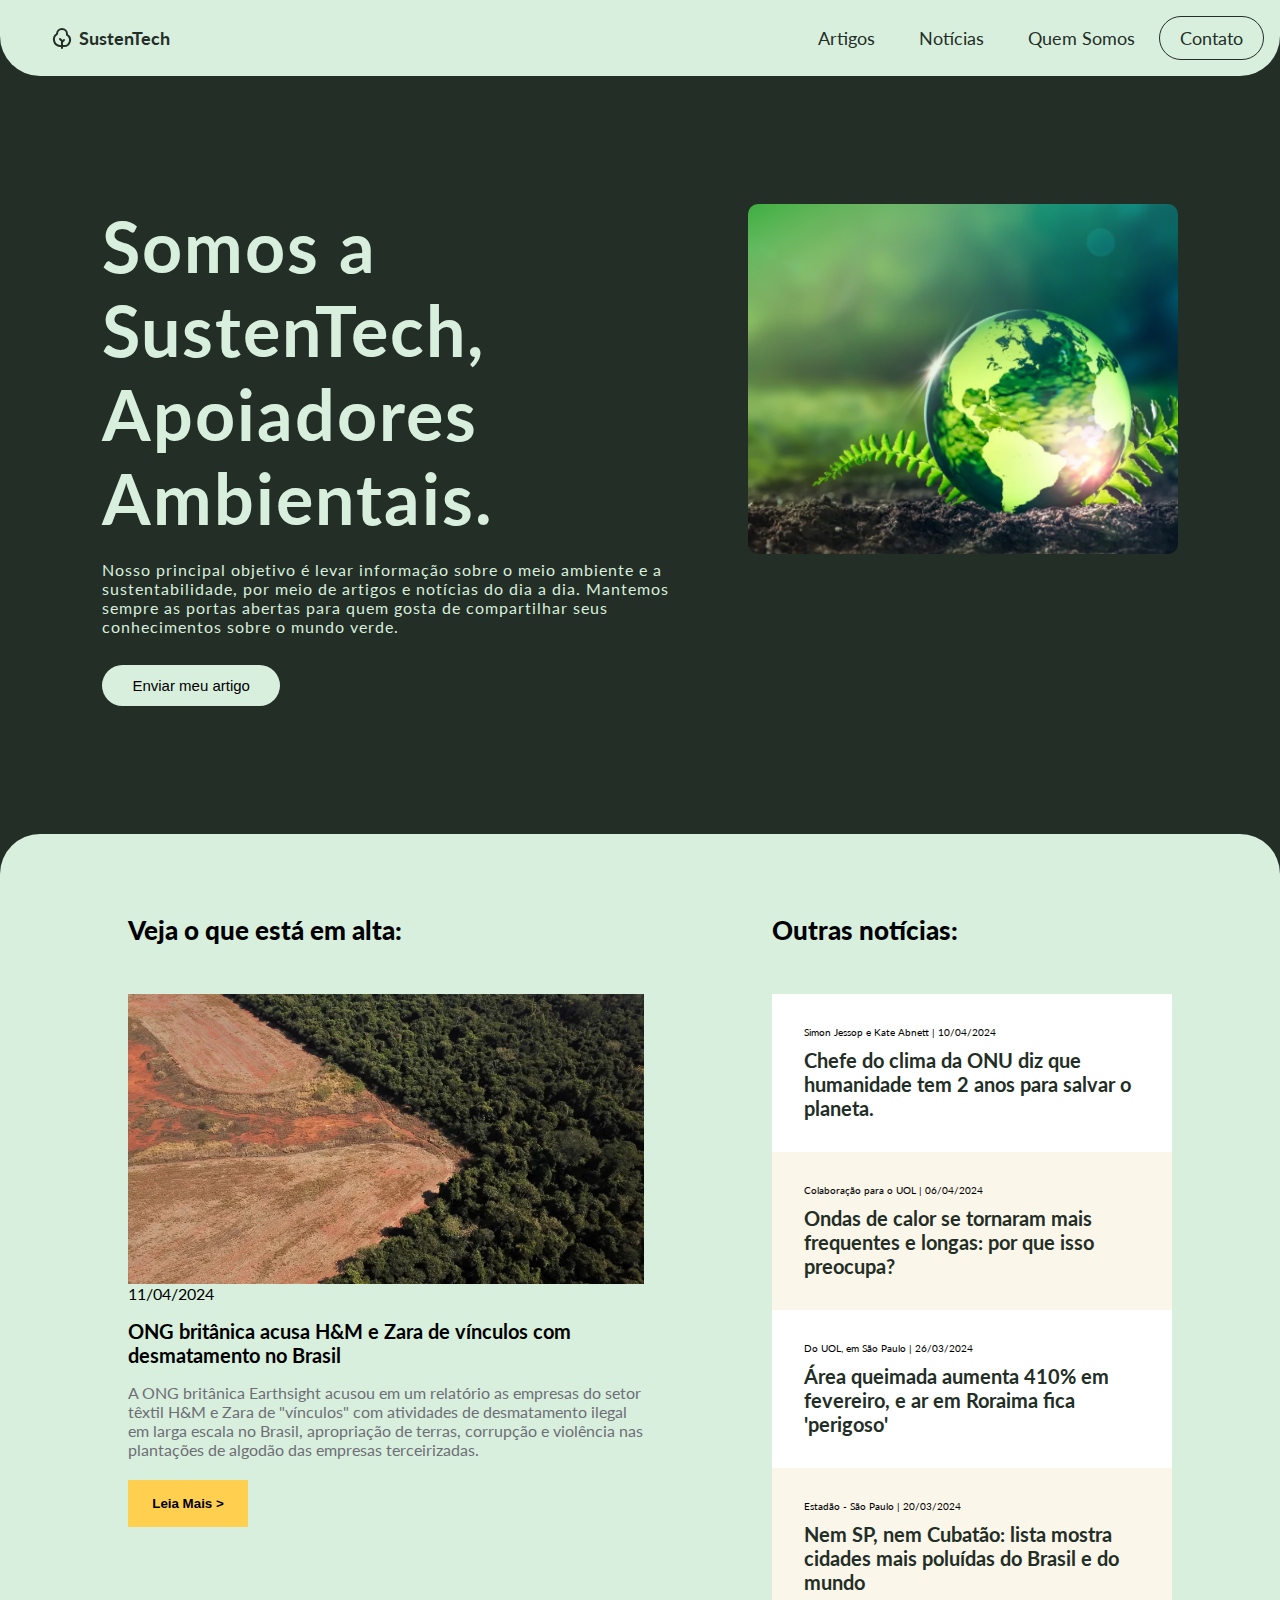
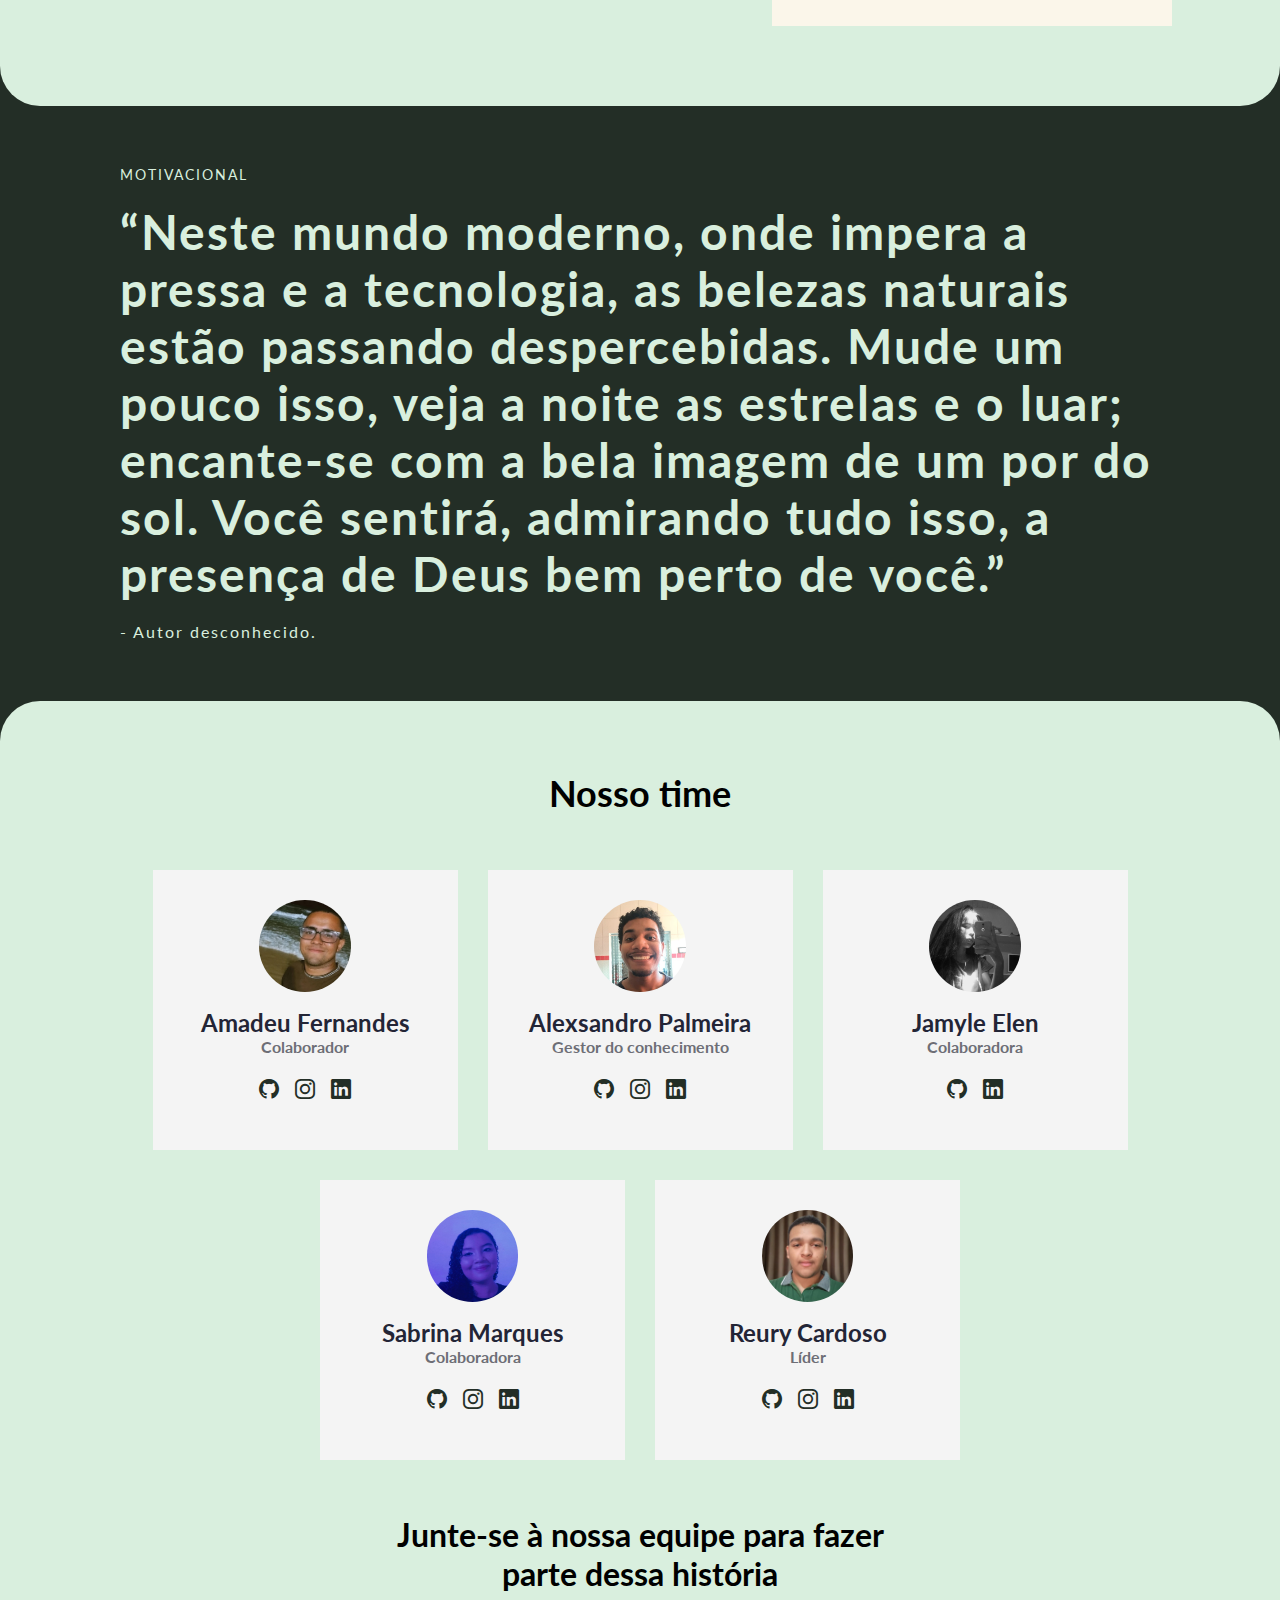
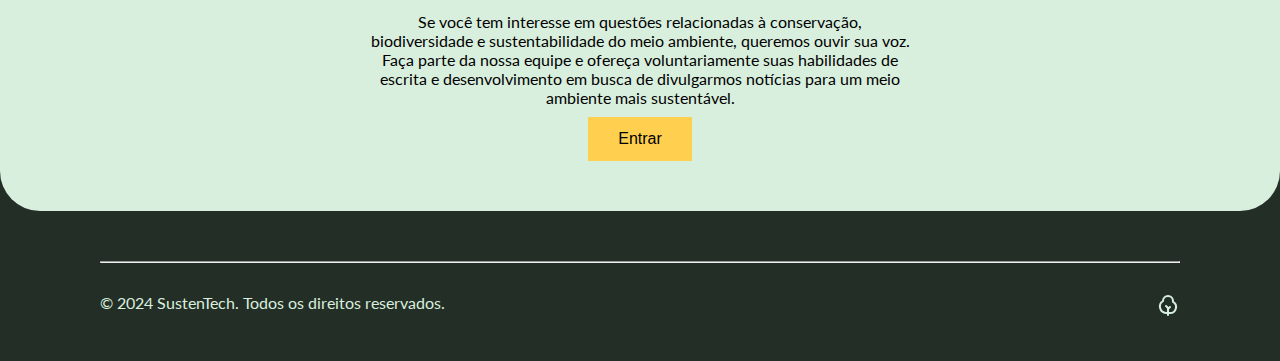
<file: index.html>
<!DOCTYPE html>
<html lang="pt-BR">
<head>
    <meta charset="UTF-8">
    <meta name="viewport" content="width=device-width, initial-scale=1.0">
    <title>SustenTech</title>
    <link rel="stylesheet" href="page/home/style.css">
    <link rel="stylesheet" href="page/home/responsividade.css">
    <link rel="shortcut icon" href="page/home/assets/iconWhite.svg" type="image/x-icon">
    <link href="https://fonts.googleapis.com/css2?family=Lato:ital,wght@0,100;0,300;0,400;0,700;0,900;1,100;1,300;1,400;1,700;1,900&display=swap" rel="stylesheet">
    <link rel="stylesheet" href="https://cdn.jsdelivr.net/npm/bootstrap-icons@1.11.2/font/bootstrap-icons.min.css">
</head>
<body>
    <header id="menuNavbar">
        <nav>
            <div class="logo">
                <img src="icon.svg" alt="Icon logo">
                <h1 class="logo-title">SustenTech</h1>
            </div>
            <div id="menu">
                <ul class="menu">
                    <li><a  class="itensNav" href="page\articles\articles.html">Artigos</a></li>
                    <li><a  class="itensNav" href="https://noticias.uol.com.br/ciencias-e-saude/meio-ambiente/" target="_blank">Notícias</a></li>
                    <li><a  class="itensNav" href="page/about/whoWeAre.html">Quem Somos</a></li>
                    <li id="contact"><a  class="itensNav" href="https://linktr.ee/sustentechnews" target="_blank">Contato</a></li>
                </ul>
            </div>
            <div class="hamburger">
                <span></span>
                <span></span>
                <span></span>
            </div>
        </nav>
    </header>

    <main id="firstPage">
        <section id="presentation">
            <div id="about">
                <h1 class="nameSite">Somos a SustenTech, Apoiadores Ambientais.</h1>
                <h3 class="textPresentation">Nosso principal objetivo é levar informação sobre o meio ambiente e a sustentabilidade, por meio de artigos e notícias do dia a dia. Mantemos sempre as portas abertas para quem gosta de compartilhar seus conhecimentos sobre o mundo verde.</h3>
                <a href="https://docs.google.com/forms/d/e/1FAIpQLSde64TepAN4mFyM3ztuwX3_ADYsq9lSUkFAEvvoMNL-KlONxQ/viewform?usp=sf_link" target="_blank" id="buttonEnterContact"><button id="enterContact">Enviar meu artigo</button></a>
            </div>
            <div>
                <img src="page/home/assets/imagemmeioambiente.png" id="imgPresentation">
            </div>
        </section>

        <section id="news">
            <div id="trending">
                <h2 id="textNews"><b>Veja o que está em alta:</b></h2>
                <article class="article">
                    <img src="page/home/assets/Desmatamento.png" alt="Imagem sobre Desmatamento">
                    <div class="content">
                        <time datetime="2024-04-11T09:34:22-03:00" class="date" data-v-ac1ccb07="">11/04/2024</time>
                        <h1 class="articleTitle">ONG britânica acusa H&M e Zara de vínculos com desmatamento no Brasil</h1>
                        <p class="articleParagraph">A ONG britânica Earthsight acusou em um relatório as empresas do setor têxtil H&M e Zara de "vínculos" com atividades de desmatamento ilegal em larga escala no Brasil, apropriação de terras, corrupção e violência nas plantações de algodão das empresas terceirizadas.</p>
                        <button id="buttonPress"><a class="buttonOtherPage" href="https://noticias.uol.com.br/ultimas-noticias/afp/2024/04/11/ong-britanica-acusa-hm-e-zara-de-vinculos-com-desmatamento-no-brasil.htm" target="_blank">Leia Mais ></a></button>
                    </div>
                </article>
            </div>

            <div id="otherNews">
                <h2 id="textNews"><b>Outras notícias:</b></h2>
                <div class="cardNews">
                    <span class="authorName">Simon Jessop e Kate Abnett | 10/04/2024</span>
                    <h1 class="articleTitle"><a class="newsTitle" href="https://noticias.uol.com.br/ultimas-noticias/reuters/2024/04/10/chefe-do-clima-da-onu-diz-que-humanidade-tem-2-anos-para-salvar-o-planeta.htm" target="_blank">Chefe do clima da ONU diz que humanidade tem 2 anos para salvar o planeta.</a></h1>
                </div>
                <div class="cardNewsColor">
                    <span class="authorName">Colaboração para o UOL | 06/04/2024</span>
                    <h1 class="articleTitle"><a class="newsTitle" href="https://noticias.uol.com.br/meio-ambiente/ultimas-noticias/redacao/2024/04/06/ondas-de-calor-mais-frequentes-e-longas-estudo.htm" target="_blank">Ondas de calor se tornaram mais frequentes e longas: por que isso preocupa?</a></h1>
                </div>
                <div class="cardNews">
                    <span class="authorName">Do UOL, em São Paulo | 26/03/2024</span>
                    <h1 class="articleTitle"><a class="newsTitle" href="https://noticias.uol.com.br/meio-ambiente/ultimas-noticias/redacao/2024/03/26/area-queimada-aumenta-410-em-fevereiro-e-ar-em-roraima-fica-perigoso.htm" target="_blank">Área queimada aumenta 410% em fevereiro, e ar em Roraima fica 'perigoso'</a></h1>
                </div>
                <div class="cardNewsColor">
                    <span class="authorName">Estadão - São Paulo | 20/03/2024</span>
                    <h1 class="articleTitle"><a class="newsTitle" href="https://noticias.uol.com.br/ultimas-noticias/agencia-estado/2024/03/20/quais-sao-as-cidades-com-o-ar-mais-poluido-do-brasil-e-do-mundo-veja-a-lista.htm" target="_blank">Nem SP, nem Cubatão: lista mostra cidades mais poluídas do Brasil e do mundo</a></h1>
                </div>
            </div>
        </section>

        <section id="motivational">
            <div id="textMotivational">
                <span class="authorPhrase">MOTIVACIONAL</span>
                <h1 id="textAuthor">“Neste mundo moderno, onde impera a pressa e a tecnologia, as belezas naturais estão passando despercebidas. Mude um pouco isso, veja a noite as estrelas e o luar; encante-se com a bela imagem de um por do sol. Você sentirá, admirando tudo isso, a presença de Deus bem perto de você.” </h1>
                <p>- Autor desconhecido.</p>
            </div>
        </section>

        <section id="enterTeam">
                <h1 class="title">Nosso time</h1>
            <div class="ourTeam">
                <div class="personalCard">
                    <div class="personalPhoto">
                        <img class="image" src="./page/home/assets/perfilAmadeu.jpeg">
                    </div>
                    <div class="personalName">
                        <p><b>Amadeu Fernandes</b></p>
                        <h6>Colaborador</h6>
                    </div>
                    <div class="socialMedia">
                        <a href="https://github.com/Amadeudev" target="_blank"><i class="bi bi-github"></i></a>
                        <a href="https://www.instagram.com/fernandes.a_designer?igshid=OGQ5ZDc2ODk2ZA==" target="_blank"><i class="bi bi-instagram"></i></a>
                        <a href="https://www.linkedin.com/in/amadeu-f-684340231?utm_source=share&utm_campaign=shre_via&utm_content=profile&utm_medium=android_app" target="_blank"><i class="bi bi-linkedin"></i></a>
                    </div><!--Redes-sociais-->
                </div>

                <div class="personalCard">
                    <div class="personalPhoto">
                        <img class="image" src="./page/home/assets/perfilAlex.jpeg">
                    </div>
                    <div class="personalName">
                        <p><b>Alexsandro Palmeira</b></p>
                        <h6>Gestor do conhecimento</h6>
                    </div>
                    <div class="socialMedia">
                        <a href="https://github.com/Alexpsf" target="_blank"><i class="bi bi-github"></i></a>
                        <a href="https://www.instagram.com/aleczisses?igsh=MTk2cjNvcGJzYXQ5YQ==" target="_blank"><i class="bi bi-instagram"></i></a>
                        <a href="https://www.linkedin.com/in/alexsandro-filho-189089264?utm_source=share&utm_campaign=share_via&utm_content=profile&utm_medium=android_app" target="_blank"><i class="bi bi-linkedin"></i></a>
                    </div><!--Redes-sociais-->
                </div>

                <div class="personalCard">
                    <div class="personalPhoto">
                        <img class="image" src="./page/home/assets/perfilJamyle.jpeg">
                    </div>
                    <div class="personalName">
                        <p><b>Jamyle Elen</b></p>
                        <h6>Colaboradora</h6>
                    </div>
                    <div class="socialMedia">
                        <a href="https://github.com/Jamyle-Elen" target="_blank"><i class="bi bi-github"></i></a>
                        <a href="https://www.linkedin.com/in/jamyle-elen/" target="_blank"><i class="bi bi-linkedin"></i></a>
                    </div><!--Redes-sociais-->
                </div>

                <div class="personalCard">
                    <div class="personalPhotos">
                        <img class="image" src="./page/home/assets/perfilSabrina.jpeg">
                    </div>
                    <div class="personalName">
                        <p><b>Sabrina Marques</b></p>
                        <h6>Colaboradora</h6>
                    </div>
                    <div class="socialMedia">
                        <a href="https://github.com/Sabrina-Marks" target="_blank"><i class="bi bi-github"></i></a>
                        <a href="https://www.instagram.com/_brina_mark?igsh=MTNlYTB1c2c2YW1scQ==" target="_blank"><i class="bi bi-instagram"></i></a>
                        <a href="https://www.linkedin.com/in/sabrina-marques-268b292b5?utm_source=share&utm_campaign=share_via&utm_content=profile&utm_medium=android_app" target="_blank"><i class="bi bi-linkedin"></i></a>
                    </div><!--Redes-sociais-->
                </div>

                <div class="personalCard">
                    <div class="personalPhoto">
                        <img class="image" src="./page/home/assets/perfilReury.jpeg">
                    </div>
                    <div class="personalName">
                        <p><b>Reury Cardoso</b></p>
                        <h6>Líder</h6>
                    </div>
                    <div class="socialMedia">
                        <a href="https://github.com/reury-cardoso" target="_blank"><i class="bi bi-github"></i></a>
                        <a href="https://www.instagram.com/reury.cardoso/" target="_blank"><i class="bi bi-instagram"></i></a>
                        <a href="https://www.linkedin.com/in/reurylima" target="_blank"><i class="bi bi-linkedin"></i></a>
                    </div><!--Redes-sociais-->
                </div>
            </div>

            <div id="informationTeam">
                <h1 class="finally">Junte-se à nossa equipe para fazer parte dessa história</h1><br>
                <div class="finally">
                    <p class="finally">Se você tem interesse em questões relacionadas à conservação, biodiversidade e sustentabilidade do meio ambiente, queremos ouvir sua voz. Faça parte da nossa equipe e ofereça voluntariamente suas habilidades de escrita e desenvolvimento em busca de divulgarmos notícias para um meio ambiente mais sustentável.</p>
                </div>
            </div>
            <div class="buttonContainer">
                <button id="buttonToContact"><a class="buttonOtherPage" href="https://docs.google.com/forms/d/e/1FAIpQLSfk-Q-ghiRLuIKKi6F9iHLKiARQT2-PFmZ-972fqZINtd02jw/viewform?usp=sf_link" target="_blank">Entrar</a></button>
            </div>
        </section>
    </main>

    <footer>
        <div class="footer-info">
            <hr></hr>
            <div class="footer-text">
                <p class="copyright">© 2024 SustenTech. Todos os direitos reservados.</p>
                <img src="icon.svg" alt="Icon logo">
                <svg xmlns="http://www.w3.org/2000/svg" width="24" height="24" viewBox="0 0 24 24" fill="none" stroke="#D9EFDE" stroke-width="2" stroke-linecap="round" stroke-linejoin="round" class="lucide lucide-shrub"><path d="M12 22v-7l-2-2"/><path d="M17 8v.8A6 6 0 0 1 13.8 20v0H10v0A6.5 6.5 0 0 1 7 8h0a5 5 0 0 1 10 0Z"/><path d="m14 14-2 2"/></svg>
            </div>
        </div>
    </footer>

    <script src="page/home/script.js"></script>
</body>
</html>
</file>
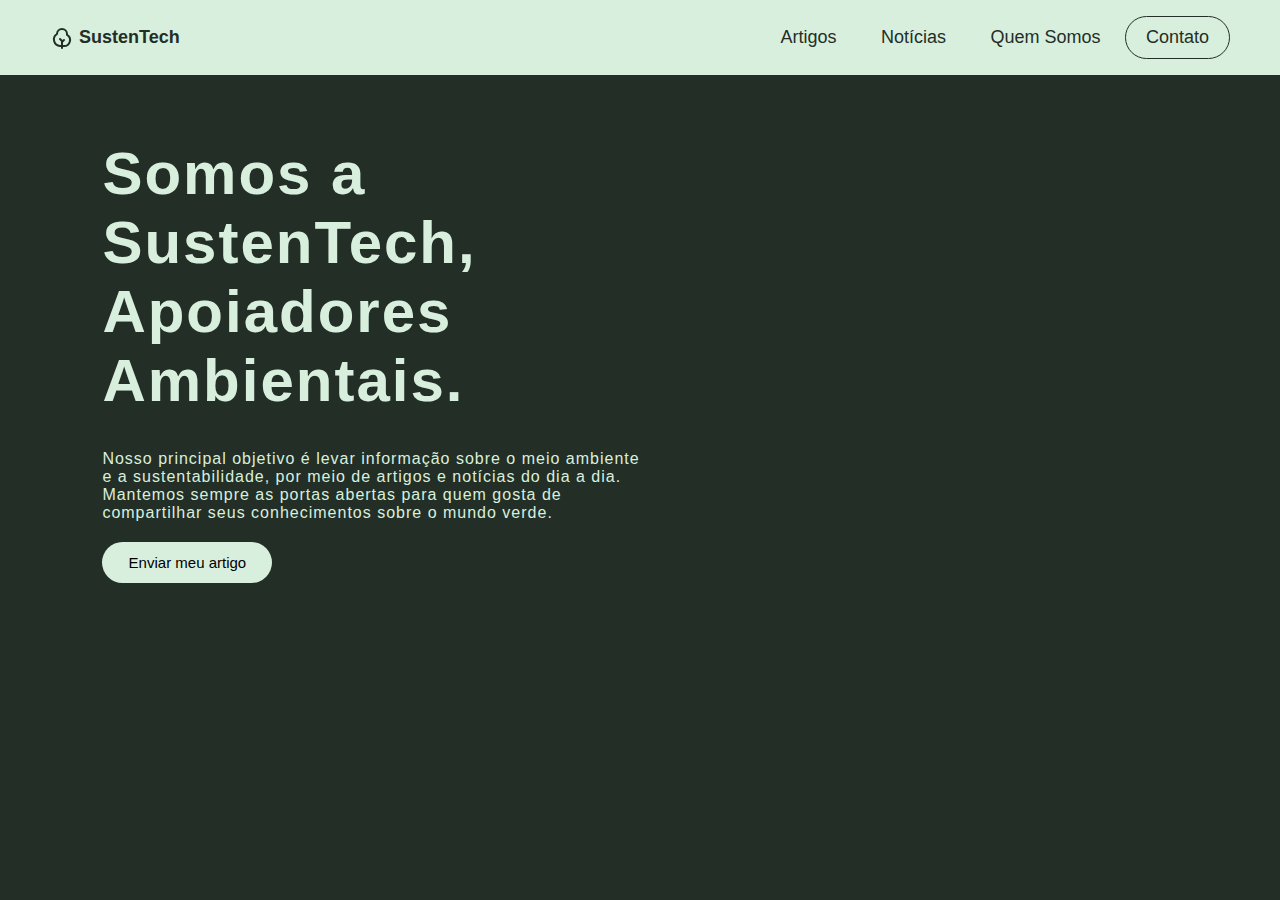
<file: project/public/index.html>
<!DOCTYPE html>
<html lang="pt-BR">
<head>
    <meta charset="UTF-8">
    <meta name="viewport" content="width=device-width, initial-scale=1.0">
    <title>NOME A DECIDIR</title>
    <link rel="stylesheet" href="./styles/style.css">
</head>
<body>
    <header id="menu">
    <nav>
        <div class="logo">
            <svg xmlns="http://www.w3.org/2000/svg" width="24" height="24" viewBox="0 0 24 24" fill="none" stroke="#232E26" stroke-width="2" stroke-linecap="round" stroke-linejoin="round" class="lucide lucide-shrub"><path d="M12 22v-7l-2-2"/><path d="M17 8v.8A6 6 0 0 1 13.8 20v0H10v0A6.5 6.5 0 0 1 7 8h0a5 5 0 0 1 10 0Z"/><path d="m14 14-2 2"/></svg>
            <h1 class="logo-title">SustenTech</h1>
        </div>
        <ul class="menu">
            <li><a href="">Artigos</a></li>
            <li><a href="">Notícias</a></li>
            <li><a href="">Quem Somos</a></li>
            <li id="contact"><a href="">Contato</a></li>
        </ul>
    </nav>
    </header>

    <main id="firstPage">
        <section id="presentation">
            <h1 class="nameSite">Somos a SustenTech, Apoiadores Ambientais.</h1>
            <h3 class="textPresentation">Nosso principal objetivo é levar informação sobre o meio ambiente e a sustentabilidade, por meio de artigos e notícias do dia a dia. Mantemos sempre as portas abertas para quem gosta de compartilhar seus conhecimentos sobre o mundo verde.</h3>
            <a href="" target="_blank"><button id="enterContact">Enviar meu artigo</button></a>
        </section>
    </main>

    <footer>
    </footer>

</body>
</html>
</file>
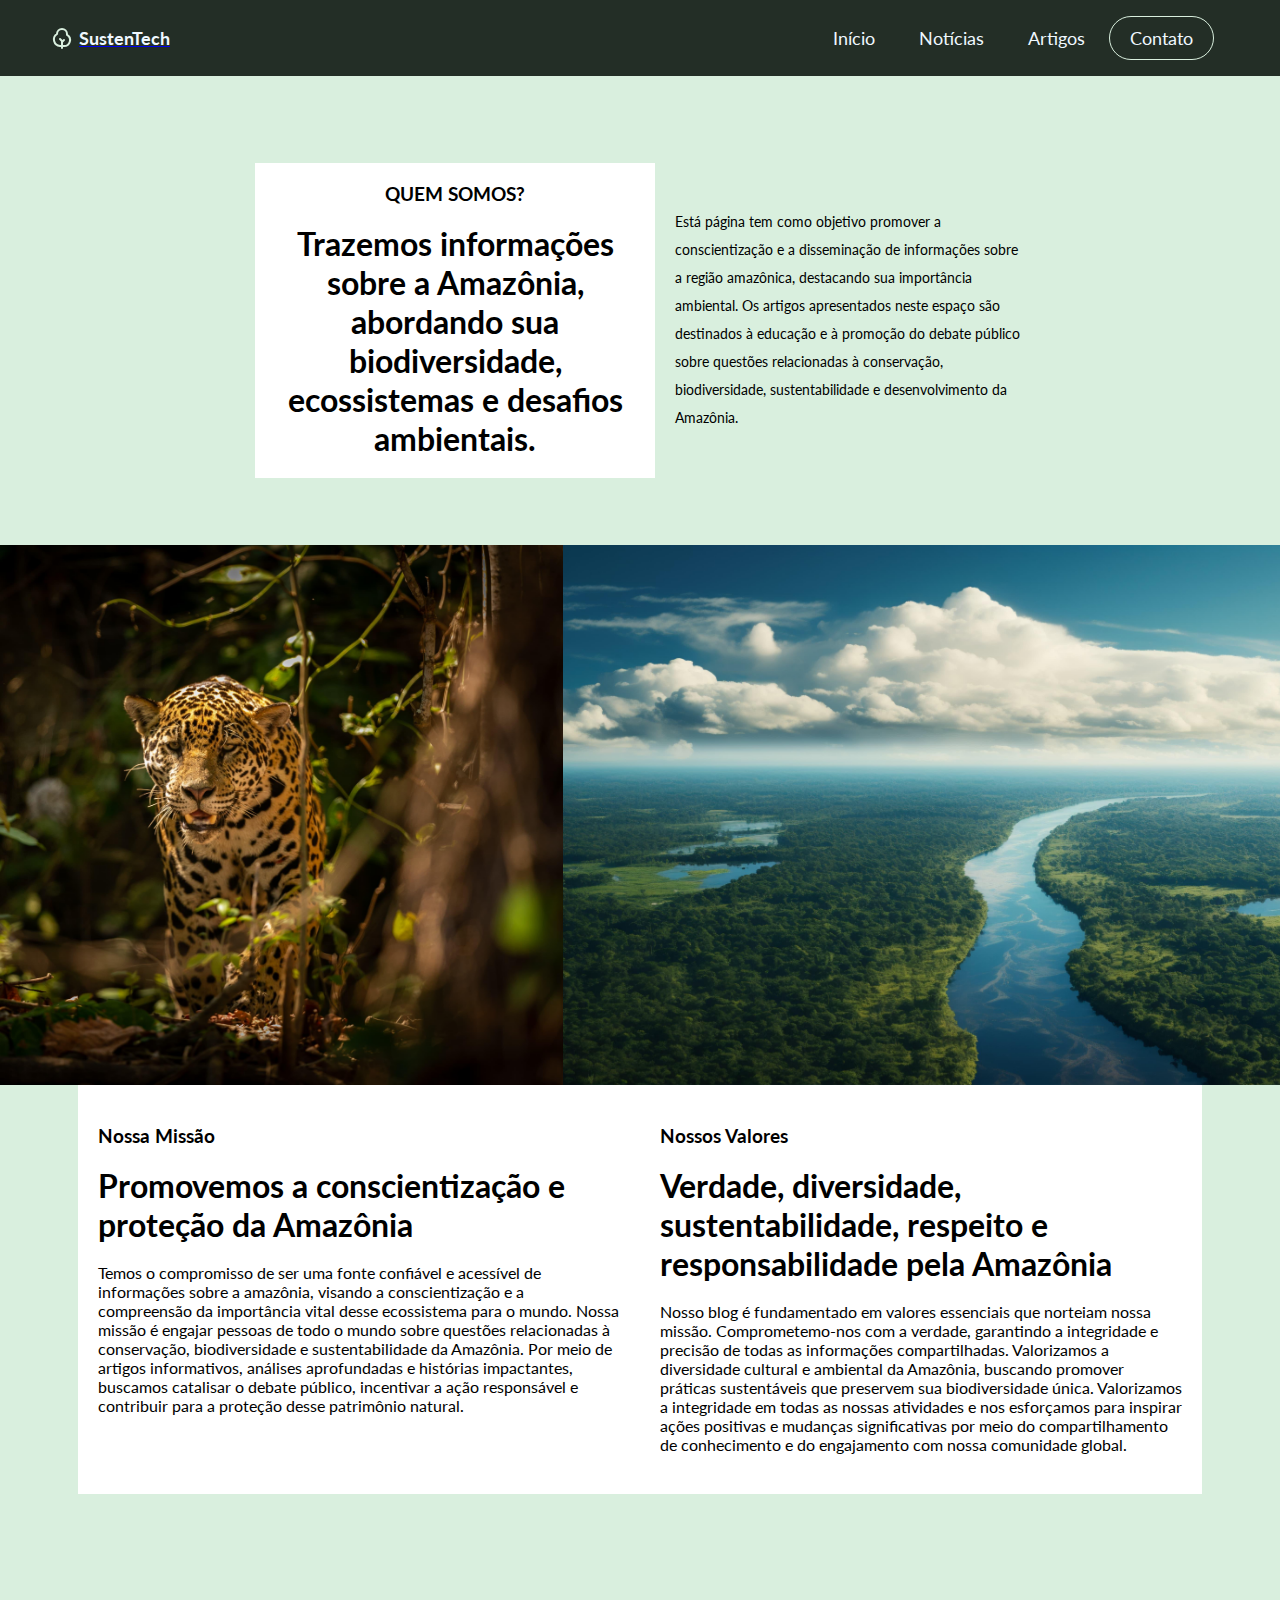
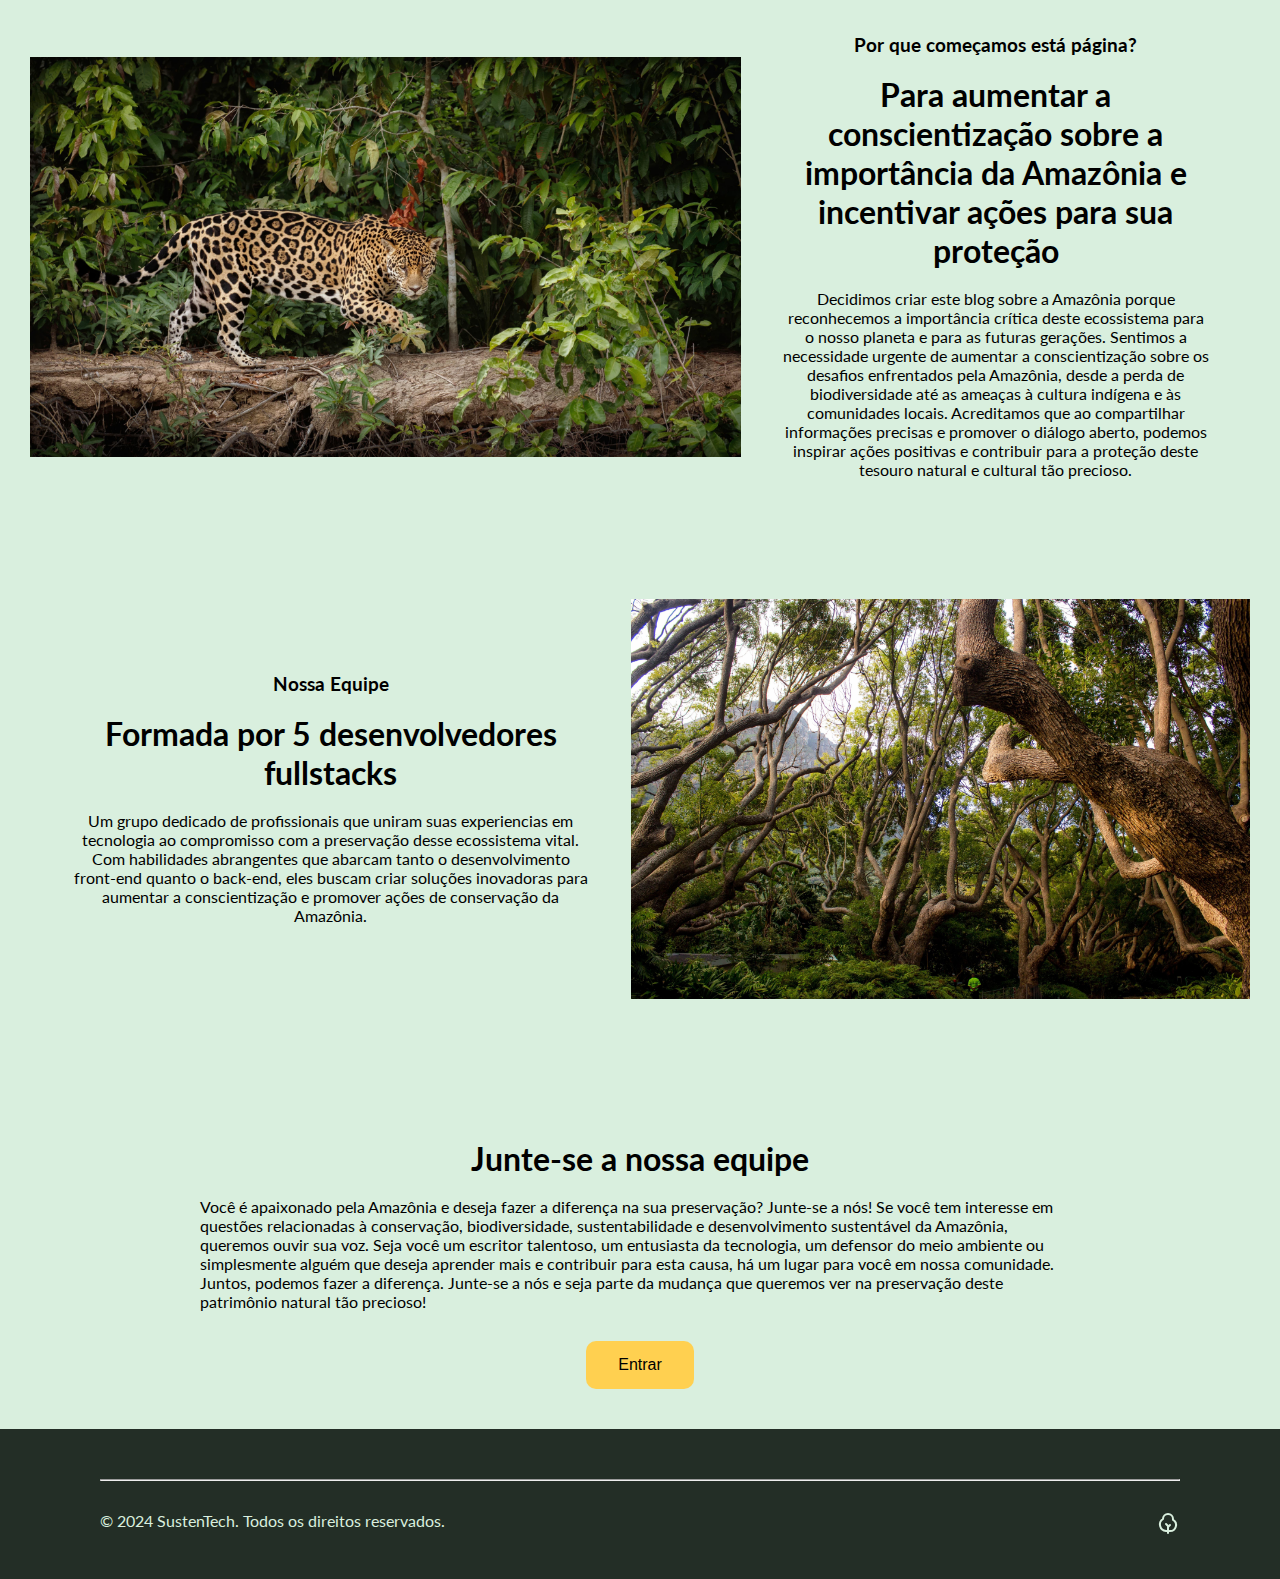
<file: page/about/whoWeAre.html>
<!DOCTYPE html>
<html lang="pt-BR">
<head>
    <meta charset="UTF-8">
    <meta name="viewport" content="width=device-width, initial-scale=1.0">
    <link rel="stylesheet" href="whoWeAre.css">
    <title>Quem Somos - SustenTech</title>
    <link rel="shortcut icon" href="../home/assets/iconWhite.svg" type="image/x-icon">
    <link href="https://fonts.googleapis.com/css2?family=Lato:ital,wght@0,100;0,300;0,400;0,700;0,900;1,100;1,300;1,400;1,700;1,900&display=swap" rel="stylesheet">
</head>
<body>
    <nav>
        <a href="../..">
            <div class="logo">
                <svg xmlns="http://www.w3.org/2000/svg" width="24" height="24" viewBox="0 0 24 24" fill="none" stroke="#D9EFDE" stroke-width="2" stroke-linecap="round" stroke-linejoin="round" class="lucide lucide-shrub"><path d="M12 22v-7l-2-2"/><path d="M17 8v.8A6 6 0 0 1 13.8 20v0H10v0A6.5 6.5 0 0 1 7 8h0a5 5 0 0 1 10 0Z"/><path d="m14 14-2 2"/></svg>
                <h1 class="logo-title">SustenTech</h1>
            </div>
        </a>
        <div id="menu">
            <ul class="menu">
                <li><a class="itensNav" href="../..">Início</a></li>
                <li><a class="itensNav" href="https://noticias.uol.com.br/ciencias-e-saude/meio-ambiente/" target="_blank">Notícias</a></li>
                <li><a class="itensNav" href="../articles/articles.html">Artigos</a></li>
                <li id="contact"><a class="itensNav" href="https://linktr.ee/sustentechnews" target="_blank">Contato</a></li>
            </ul>
        </div>
        <div class="hamburger">
            <span></span>
            <span></span>
            <span></span>
        </div>
    </nav> <br>
 <!-- Conteúdo da pagina -->

    <div id="first">
        <div class="whoWeAre">
            <h3>QUEM SOMOS?</h3><br>
            <h1> Trazemos informações sobre a Amazônia, abordando sua biodiversidade, ecossistemas e desafios ambientais.</h1>
        </div>
        <div class="text">
            <p>Está página tem como objetivo promover a conscientização e a disseminação de informações sobre a região amazônica, destacando sua importância ambiental. Os artigos apresentados neste espaço são destinados à educação e à promoção do debate público sobre questões relacionadas à conservação, biodiversidade, sustentabilidade e desenvolvimento da Amazônia.</p>
        </div>    
    </div>
    <section id="second">
        <div class="img">
            <img src="assets/img1.jpg">
            <img src="assets/img2.jpg">
        </div>
        <div class="information">
            <div class="mision">
                <h3>Nossa Missão</h3><br>
                <h1>Promovemos a conscientização e proteção da Amazônia</h1><br>
                <p>Temos o compromisso de ser uma fonte confiável e acessível de informações sobre a amazônia, visando a conscientização e a compreensão da importância vital desse ecossistema para o mundo. Nossa missão é engajar pessoas de todo o mundo sobre questões relacionadas à conservação, biodiversidade e  sustentabilidade da Amazônia. Por meio de artigos informativos, análises aprofundadas e histórias impactantes, buscamos catalisar o debate público, incentivar a ação responsável e contribuir para a proteção desse patrimônio natural.</p>
            </div>
            <div class="vision">
                <h3>Nossos Valores</h3><br>
                <h1>Verdade, diversidade, sustentabilidade, respeito e responsabilidade pela Amazônia</h1><br>
                <p>Nosso blog é fundamentado em valores essenciais que norteiam nossa missão. Comprometemo-nos com a verdade, garantindo a integridade e precisão de todas as informações compartilhadas. Valorizamos a diversidade cultural e ambiental da Amazônia, buscando promover práticas sustentáveis que preservem sua biodiversidade única. Valorizamos a integridade em todas as nossas atividades e nos esforçamos para inspirar ações positivas e mudanças significativas por meio do compartilhamento de conhecimento e do engajamento com nossa comunidade global.</p>
            </div>
        </div>
    </section>
    <div id="third">
             <div class="img2">
                <img src="assets/img3.jpg">
            </div>
            <div class="information2">
                <h3>Por que começamos está página?</h3><br>
                    <h1>Para aumentar a conscientização sobre a importância da Amazônia e incentivar ações para sua proteção</h1><br>
                    <p>Decidimos criar este blog sobre a Amazônia porque reconhecemos a importância crítica deste ecossistema para o nosso planeta e para as futuras gerações. Sentimos a necessidade urgente de aumentar a conscientização sobre os desafios enfrentados pela Amazônia, desde a perda de biodiversidade até as ameaças à cultura indígena e às comunidades locais. Acreditamos que ao compartilhar informações precisas e promover o diálogo aberto, podemos inspirar ações positivas e contribuir para a proteção deste tesouro natural e cultural tão precioso.</p>
            </div>
    </div>
    <div id="fourth">
            <div class="information3">
                <h3>Nossa Equipe</h3><br>
                    <h1>Formada por 5 desenvolvedores fullstacks</h1><br>
                    <p>Um grupo dedicado de profissionais que uniram suas experiencias em tecnologia ao compromisso com a preservação desse ecossistema vital. Com habilidades abrangentes que abarcam tanto o desenvolvimento front-end quanto o back-end, eles buscam criar soluções inovadoras para aumentar a conscientização e promover ações de conservação da Amazônia.</p>
            </div>
            <div class="img3">
                <img src="assets/img4.jpg">
            </div>
    </div>
    <div id="information4">
        <h1 class="finally">Junte-se a nossa equipe</h1><br>
        <div class="finally">
            <p class="finally">Você é apaixonado pela Amazônia e deseja fazer a diferença na sua preservação? Junte-se a nós! Se você tem interesse em questões relacionadas à conservação, biodiversidade, sustentabilidade e desenvolvimento sustentável da Amazônia, queremos ouvir sua voz. Seja você um escritor talentoso, um entusiasta da tecnologia, um defensor do meio ambiente ou simplesmente alguém que deseja aprender mais e contribuir para esta causa, há um lugar para você em nossa comunidade. Juntos, podemos fazer a diferença. Junte-se a nós e seja parte da mudança que queremos ver na preservação deste patrimônio natural tão precioso!</p>
        </div>
    </div>
    <div class="container">
        <button>Entrar</button>
    </div>

    <footer>
        <div class="footer-info">
            <hr></hr>
            <div class="footer-text">
                <p class="copyright">© 2024 SustenTech. Todos os direitos reservados.</p>
                <svg xmlns="http://www.w3.org/2000/svg" width="24" height="24" viewBox="0 0 24 24" fill="none" stroke="#D9EFDE" stroke-width="2" stroke-linecap="round" stroke-linejoin="round" class="lucide lucide-shrub"><path d="M12 22v-7l-2-2"/><path d="M17 8v.8A6 6 0 0 1 13.8 20v0H10v0A6.5 6.5 0 0 1 7 8h0a5 5 0 0 1 10 0Z"/><path d="m14 14-2 2"/></svg>
            </div>
        </div>
    </footer>
 </div>

 <script src="script.js"></script>
</body>
</html>
</file>
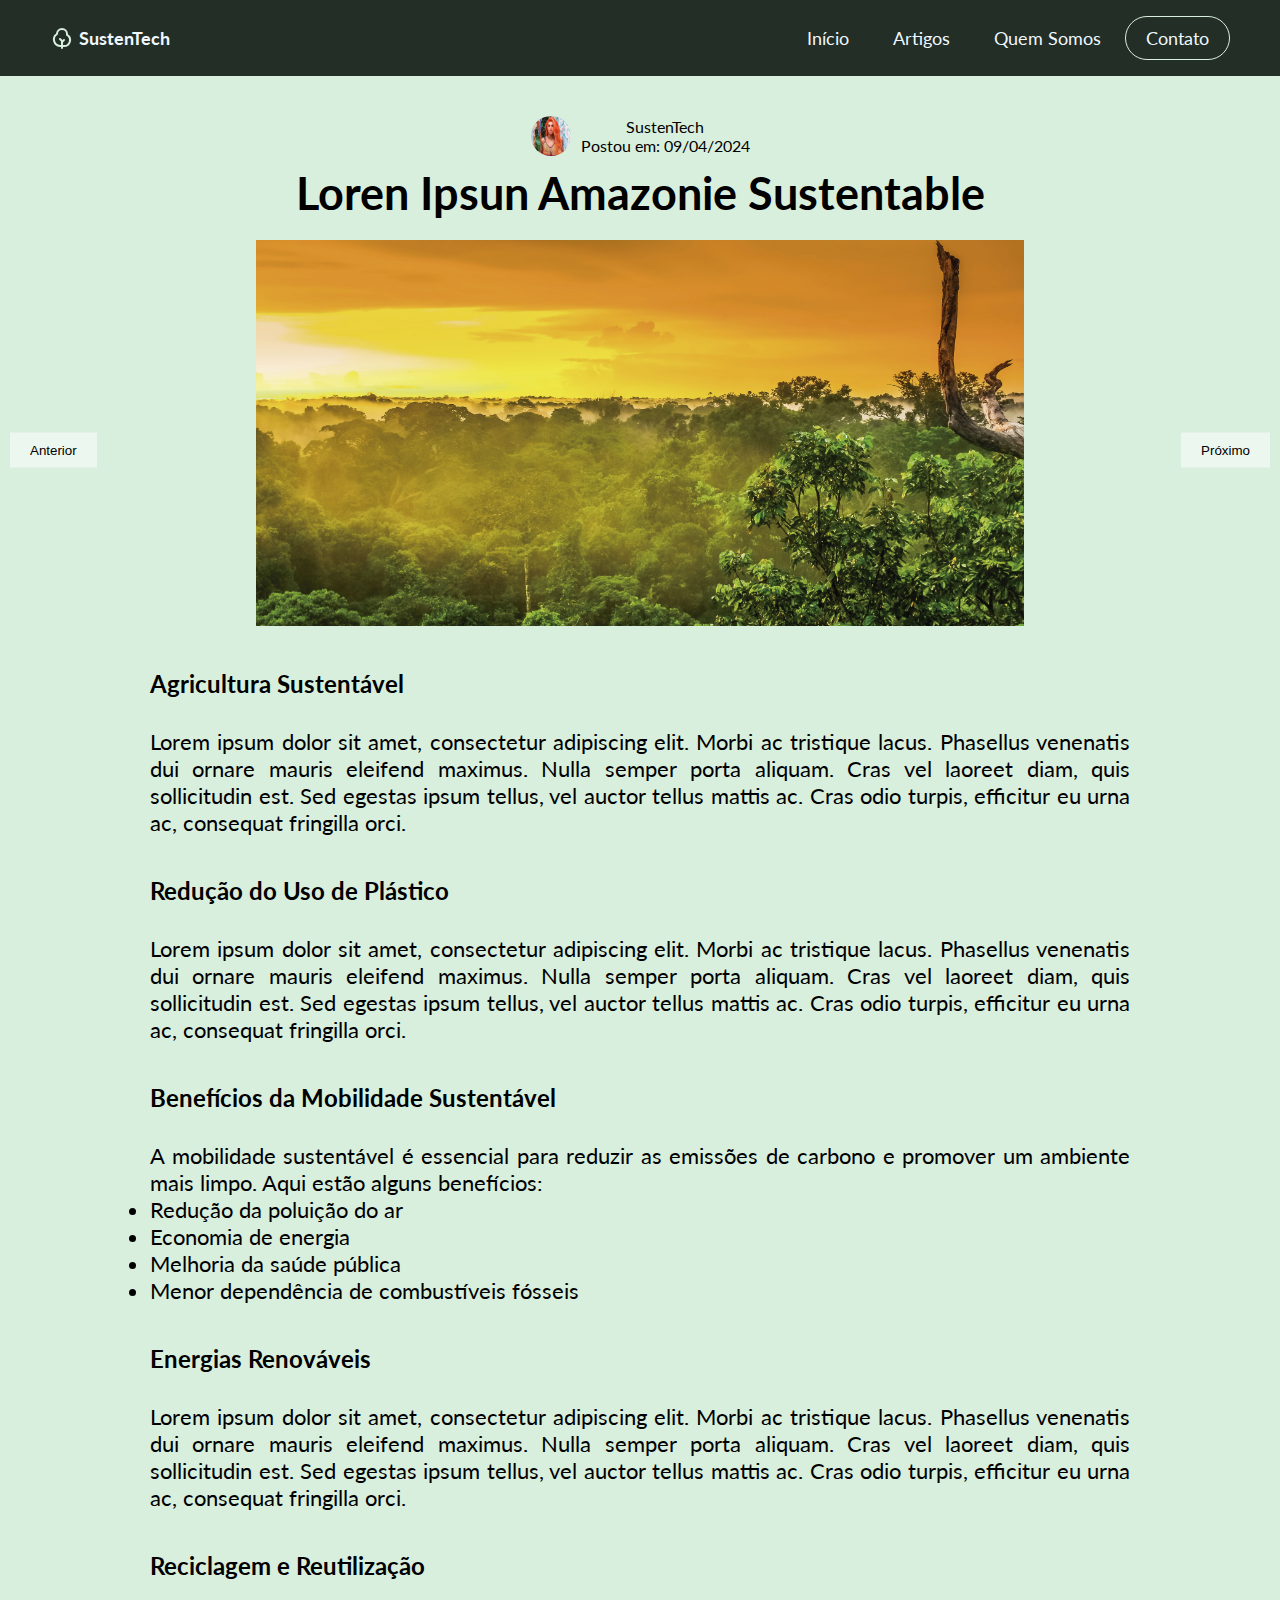
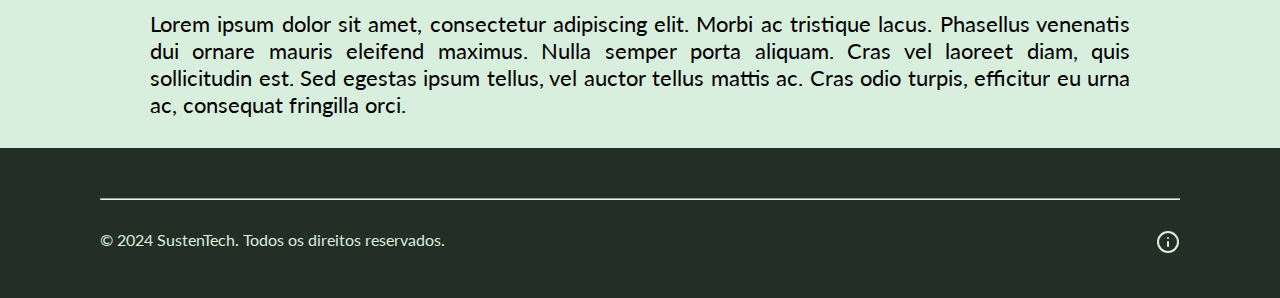
<file: page/Unic Article/unicArticle.html>
<!DOCTYPE html>
<html lang="pt-BR">
<head>
    <meta charset="UTF-8">
    <meta name="viewport" content="width=device-width, initial-scale=1.0">
    <link rel="stylesheet" href="UnicleArticle.css">
    <title>NOMEpage - SustenTech</title>
    <link href="https://fonts.googleapis.com/css2?family=Lato:ital,wght@0,100;0,300;0,400;0,700;0,900;1,100;1,300;1,400;1,700;1,900&display=swap" rel="stylesheet">
</head>
<body>
    <nav>
        <div class="logo">
            <svg xmlns="http://www.w3.org/2000/svg" width="24" height="24" viewBox="0 0 24 24" fill="none" stroke="#D9EFDE" stroke-width="2" stroke-linecap="round" stroke-linejoin="round" class="lucide lucide-shrub"><path d="M12 22v-7l-2-2"/><path d="M17 8v.8A6 6 0 0 1 13.8 20v0H10v0A6.5 6.5 0 0 1 7 8h0a5 5 0 0 1 10 0Z"/><path d="m14 14-2 2"/></svg>
            <h1 class="logo-title">SustenTech</h1>
        </div>
        <ul class="menu">
            <li><a href="">Início</a></li>
            <li><a href="#">Artigos</a></li>
            <li><a href="#">Quem Somos</a></li>
            <li id="contact"><a href="#">Contato</a></li>
        </ul>
    </nav>
    <!-- Conteúdo da página -->
   
    <div class="spacer"></div>

    <div class="article-header">
        <div class="author-info">
            <img src="/page/Unic Article/assets/rostopablo.png" alt="Logo do Autor">
            <div class="author-date">
                <span class="author">SustenTech</span>
                <span class="date">Postou em: 09/04/2024</span>
            </div>
        </div>
        <h1 class="article-title">Loren Ipsun Amazonie Sustentable</h1>
        <div class="article-image">
            <div class="carousel">
              <div class="carousel-slide">
                <img src="/page/Unic Article/assets/Amazônia1.jpeg" alt="Imagem 1">
              </div>
              <div class="carousel-slide">
                <img src="/page/Unic Article/assets/arvores e rios.jpeg" alt="Imagem 2">
              </div>
              <div class="carousel-slide">
                <img src="/page/Unic Article/assets/fogo.jpg" alt="Imagem 3">
              </div>
            </div>
            <button class="carousel-prev">Anterior</button>
            <button class="carousel-next">Próximo</button>
          </div>
          
    </div>
    
    <div class="article-content">
        <h2>Agricultura Sustentável</h2>
        <p>Lorem ipsum dolor sit amet, consectetur adipiscing elit. Morbi ac tristique lacus. 
            Phasellus venenatis dui ornare mauris eleifend maximus. Nulla semper porta aliquam. 
            Cras vel laoreet diam, quis sollicitudin est. Sed egestas ipsum tellus, vel auctor tellus mattis ac. 
            Cras odio turpis, efficitur eu urna ac, consequat fringilla orci.</p>
    </div>
    

    <div class="article-content">
        <h2>Redução do Uso de Plástico</h2>
        <p>Lorem ipsum dolor sit amet, consectetur adipiscing elit. Morbi ac tristique lacus. 
            Phasellus venenatis dui ornare mauris eleifend maximus. Nulla semper porta aliquam. 
            Cras vel laoreet diam, quis sollicitudin est. Sed egestas ipsum tellus, vel auctor tellus mattis ac. 
            Cras odio turpis, efficitur eu urna ac, consequat fringilla orci.</p>
    </div>

    <div class="article-content">
        <h2>Benefícios da Mobilidade Sustentável</h2>
        <p>A mobilidade sustentável é essencial para reduzir as emissões de carbono e promover um ambiente mais limpo. Aqui estão alguns benefícios:</p>
        <ul>
            <li>Redução da poluição do ar</li>
            <li>Economia de energia</li>
            <li>Melhoria da saúde pública</li>
            <li>Menor dependência de combustíveis fósseis</li>
        </ul>
    </div>
    
    
    <div class="article-content">
        <h2>Energias Renováveis</h2>
        <p>Lorem ipsum dolor sit amet, consectetur adipiscing elit. Morbi ac tristique lacus. 
            Phasellus venenatis dui ornare mauris eleifend maximus. Nulla semper porta aliquam. 
            Cras vel laoreet diam, quis sollicitudin est. Sed egestas ipsum tellus, vel auctor tellus mattis ac. 
            Cras odio turpis, efficitur eu urna ac, consequat fringilla orci.</p>
    </div>
    
    <div class="article-content">
        <h2>Reciclagem e Reutilização</h2>
        <p>Lorem ipsum dolor sit amet, consectetur adipiscing elit. Morbi ac tristique lacus. 
            Phasellus venenatis dui ornare mauris eleifend maximus. Nulla semper porta aliquam. 
            Cras vel laoreet diam, quis sollicitudin est. Sed egestas ipsum tellus, vel auctor tellus mattis ac. 
            Cras odio turpis, efficitur eu urna ac, consequat fringilla orci.</p>
    </div>
    
    <div class="main-content">
    </div>
    
    <footer>
        <div class="footer-info">
            <hr>
            <div class="footer-text">
                <p class="copyright">© 2024 SustenTech. Todos os direitos reservados.</p>
                <svg xmlns="http://www.w3.org/2000/svg" width="24" height="24" viewBox="0 0 24 24" fill="none" stroke="currentColor" stroke-width="2" stroke-linecap="round" stroke-linejoin="round" class="lucide lucide-info"><circle cx="12" cy="12" r="10"/><path d="M12 16v-4"/><path d="M12 8h.01"/></svg>
            </div>
        </div>
    </footer>
    <script src="UnicleArticle.js"></script>
</body>
</html>
</file>
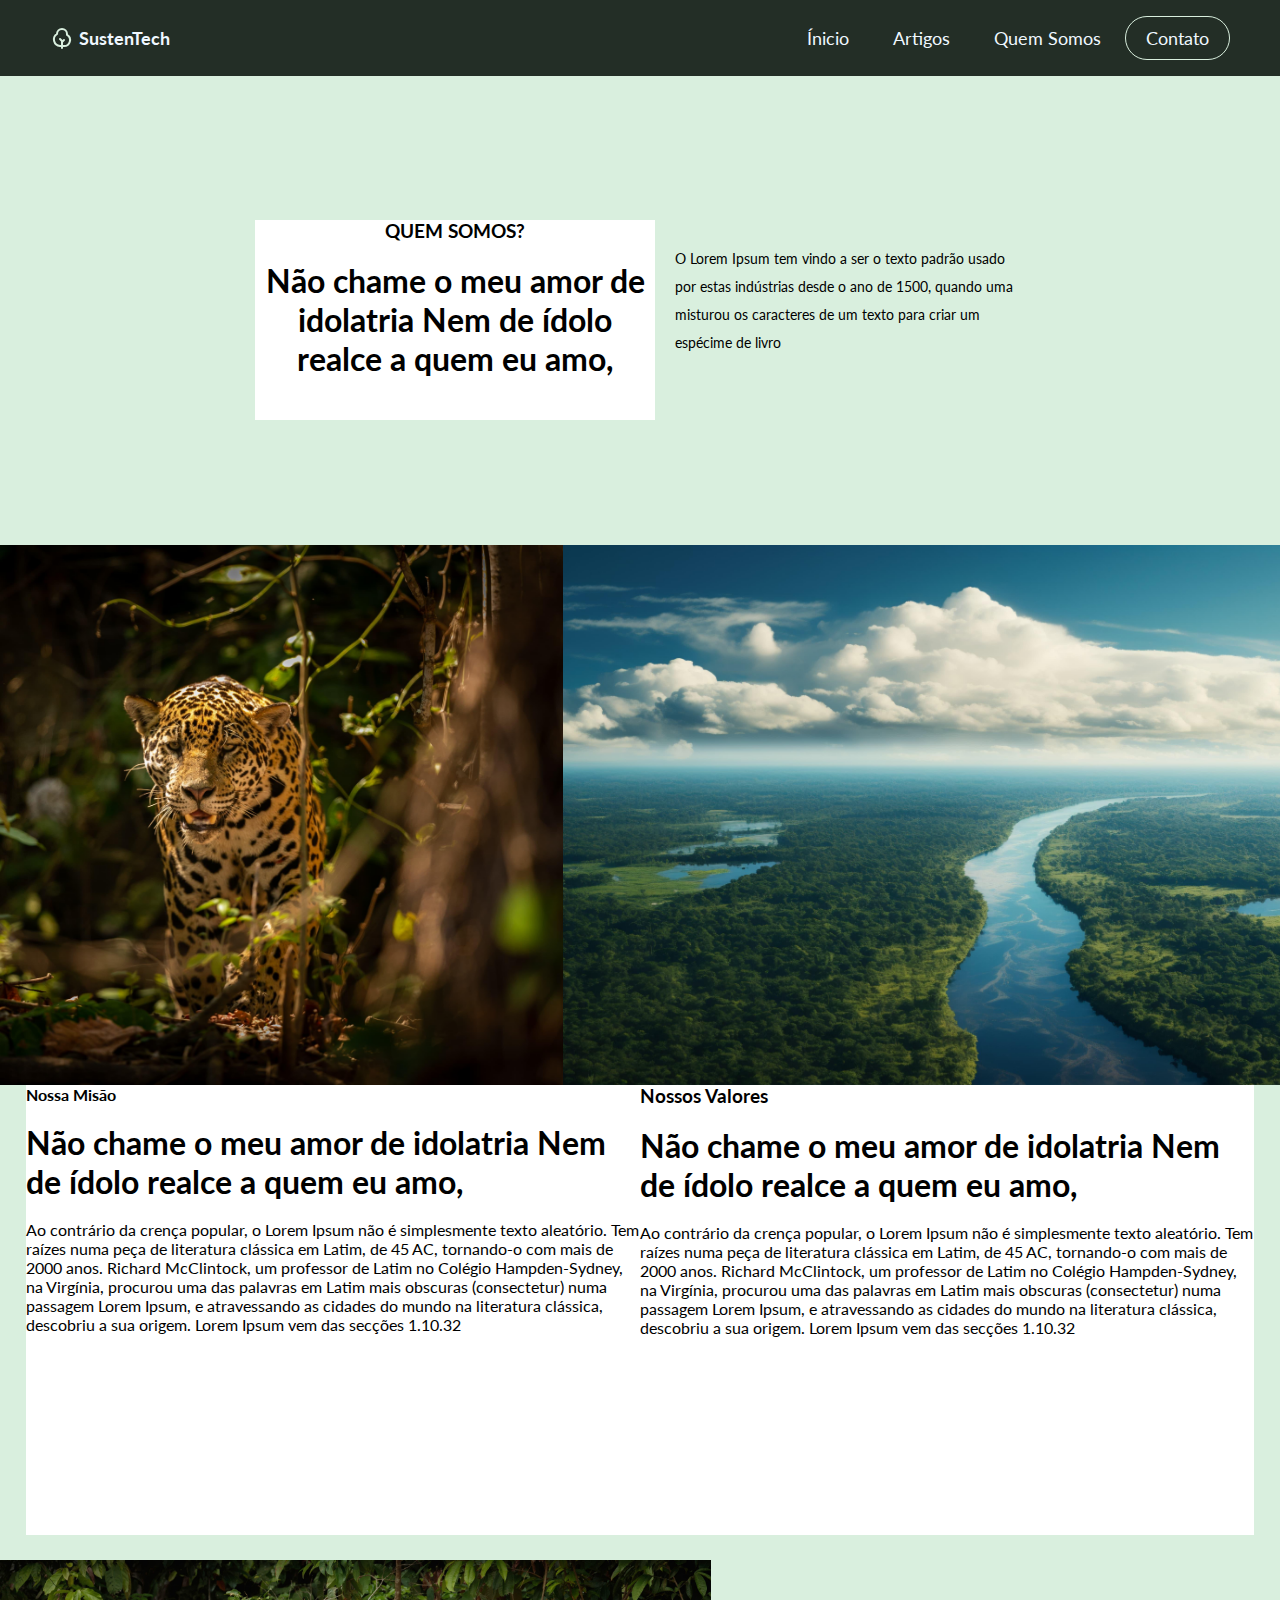
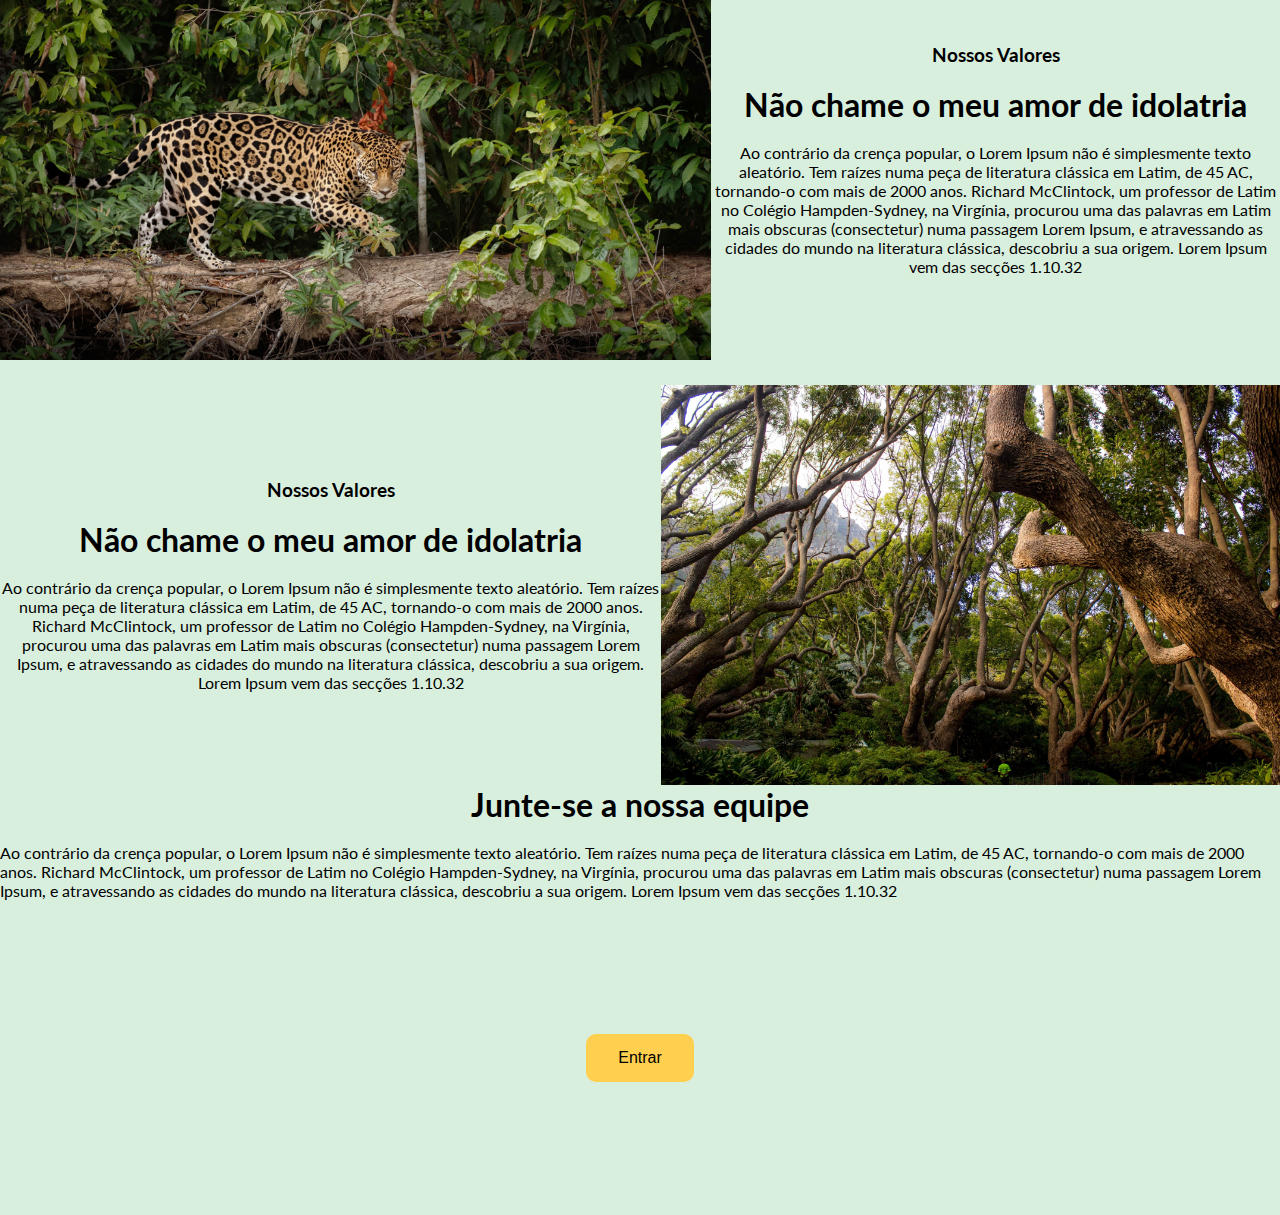
<file: page/whoWeAre/whoWeAre.html>
<!DOCTYPE html>
<html lang="pt-BR">
<head>
    <meta charset="UTF-8">
    <meta name="viewport" content="width=device-width, initial-scale=">
    <link rel="stylesheet" href="whoWeAre.css">
    <title> Quem somos- SustenTech</title>
    <link href="https://fonts.googleapis.com/css2?family=Lato:ital,wght@0,100;0,300;0,400;0,700;0,900;1,100;1,300;1,400;1,700;1,900&display=swap" rel="stylesheet">
</head>
<body>
    <nav>
        <div class="logo">
            <svg xmlns="http://www.w3.org/2000/svg" width="24" height="24" viewBox="0 0 24 24" fill="none" stroke="#D9EFDE" stroke-width="2" stroke-linecap="round" stroke-linejoin="round" class="lucide lucide-shrub"><path d="M12 22v-7l-2-2"/><path d="M17 8v.8A6 6 0 0 1 13.8 20v0H10v0A6.5 6.5 0 0 1 7 8h0a5 5 0 0 1 10 0Z"/><path d="m14 14-2 2"/></svg>
            <h1 class="logo-title">SustenTech</h1>
        </div>
        <ul class="menu">
            <li><a href="">Ínicio</a></li>
            <li><a href="">Artigos</a></li>
            <li><a href="">Quem Somos</a></li>
            <li id="contact"><a href="">Contato</a></li>
        </ul>
    </nav> <br>
 <!-- Conteúdo da pagina -->

 <section>
    <div id="first">
        <div class="whoWeAre">
            <h3>QUEM SOMOS?</h3><br>
            <h1>Não chame o meu amor de idolatria
                Nem de ídolo realce a quem eu amo,</h1>
        </div>
        <div class="text">
            <p>O Lorem Ipsum tem vindo a ser o texto padrão usado por estas indústrias desde o ano de 1500, quando uma misturou os caracteres de um texto para criar um espécime de livro</p>
        </div>    
    </div>
 </section>

    <section id="second">
        <div class="img">
            <img src="assets/img1.jpg">
            <img src="assets/img2.jpg">
        </div>
        <div class="information">
            <div class="mision">
                <h4>Nossa Misão</h4><br>
                <h1>Não chame o meu amor de idolatria
                    Nem de ídolo realce a quem eu amo,</h1><br>
                <p>Ao contrário da crença popular, o Lorem Ipsum não é simplesmente texto aleatório. Tem raízes numa peça de literatura clássica em Latim, de 45 AC, tornando-o com mais de 2000 anos. Richard McClintock, um professor de Latim no Colégio Hampden-Sydney, na Virgínia, procurou uma das palavras em Latim mais obscuras (consectetur) numa passagem Lorem Ipsum, e atravessando as cidades do mundo na literatura clássica, descobriu a sua origem. Lorem Ipsum vem das secções 1.10.32 </p>
            </div>
            <div class="vision">
                <h3>Nossos Valores</h3><br>
                <h1>Não chame o meu amor de idolatria
                    Nem de ídolo realce a quem eu amo,</h1><br>
                <p>Ao contrário da crença popular, o Lorem Ipsum não é simplesmente texto aleatório. Tem raízes numa peça de literatura clássica em Latim, de 45 AC, tornando-o com mais de 2000 anos. Richard McClintock, um professor de Latim no Colégio Hampden-Sydney, na Virgínia, procurou uma das palavras em Latim mais obscuras (consectetur) numa passagem Lorem Ipsum, e atravessando as cidades do mundo na literatura clássica, descobriu a sua origem. Lorem Ipsum vem das secções 1.10.32 </p>
            </div>
        </div>
    </section>

    <section>
        <div id="third">
            <div class="img4">
                <img src="assets/img3.jpg">
            </div>
            <div class="information2">
                <h3>Nossos Valores</h3><br>
                    <h1>Não chame o meu amor de idolatria</h1><br>
                    <p>Ao contrário da crença popular, o Lorem Ipsum não é simplesmente texto aleatório. Tem raízes numa peça de literatura clássica em Latim, de 45 AC, tornando-o com mais de 2000 anos. Richard McClintock, um professor de Latim no Colégio Hampden-Sydney, na Virgínia, procurou uma das palavras em Latim mais obscuras (consectetur) numa passagem Lorem Ipsum, e atravessando as cidades do mundo na literatura clássica, descobriu a sua origem. Lorem Ipsum vem das secções 1.10.32 </p>
            </div>
        </div>
    </section>

    <section>
        <div id="fourth">
            <div class="information3">
                <h3>Nossos Valores</h3><br>
                    <h1>Não chame o meu amor de idolatria</h1><br>
                    <p>Ao contrário da crença popular, o Lorem Ipsum não é simplesmente texto aleatório. Tem raízes numa peça de literatura clássica em Latim, de 45 AC, tornando-o com mais de 2000 anos. Richard McClintock, um professor de Latim no Colégio Hampden-Sydney, na Virgínia, procurou uma das palavras em Latim mais obscuras (consectetur) numa passagem Lorem Ipsum, e atravessando as cidades do mundo na literatura clássica, descobriu a sua origem. Lorem Ipsum vem das secções 1.10.32 </p>
            </div>
            <div class="img5">
                <img src="assets/img4.jpg">
            </div>
        </div>
    </section>
    
    <div id="information4">
        <h1 class="finally">Junte-se a nossa equipe</h1><br>
        <div class="finally">
            <p class="finally">Ao contrário da crença popular, o Lorem Ipsum não é simplesmente texto aleatório. Tem raízes numa peça de literatura clássica em Latim, de 45 AC, tornando-o com mais de 2000 anos. Richard McClintock, um professor de Latim no Colégio Hampden-Sydney, na Virgínia, procurou uma das palavras em Latim mais obscuras (consectetur) numa passagem Lorem Ipsum, e atravessando as cidades do mundo na literatura clássica, descobriu a sua origem. Lorem Ipsum vem das secções 1.10.32 </p>
        </div>
    </div>

    <div class="container">
        <button>Entrar</button>
    </div>
</body>
</html>
</file>
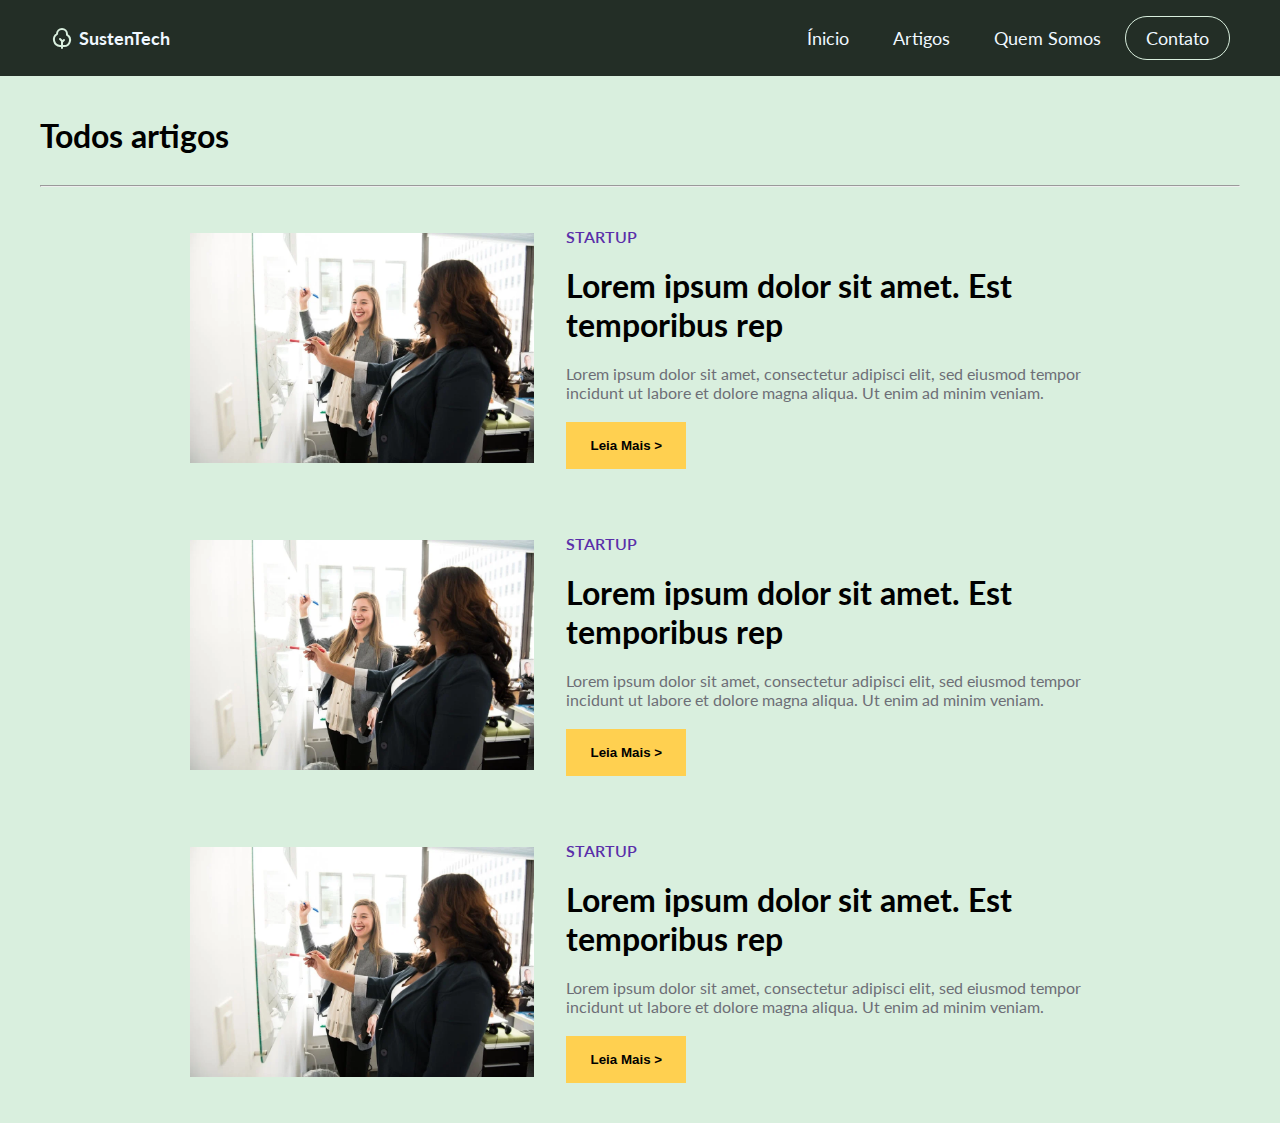
<file: project/public/styles/articles/articles.html>
<!DOCTYPE html>
<html lang="pt-BR">
<head>
    <meta charset="UTF-8">
    <meta name="viewport" content="width=device-width, initial-scale=">
    <link rel="stylesheet" href="./articles.css">
    <title>Artigos - SustenTech</title>
    <link href="https://fonts.googleapis.com/css2?family=Lato:ital,wght@0,100;0,300;0,400;0,700;0,900;1,100;1,300;1,400;1,700;1,900&display=swap" rel="stylesheet">
</head>
<body>
    <nav>
        <div class="logo">
            <svg xmlns="http://www.w3.org/2000/svg" width="24" height="24" viewBox="0 0 24 24" fill="none" stroke="#D9EFDE" stroke-width="2" stroke-linecap="round" stroke-linejoin="round" class="lucide lucide-shrub"><path d="M12 22v-7l-2-2"/><path d="M17 8v.8A6 6 0 0 1 13.8 20v0H10v0A6.5 6.5 0 0 1 7 8h0a5 5 0 0 1 10 0Z"/><path d="m14 14-2 2"/></svg>
            <h1 class="logo-title">SustenTech</h1>
        </div>
        <ul class="menu">
            <li><a href="">Ínicio</a></li>
            <li><a href="">Artigos</a></li>
            <li><a href="">Quem Somos</a></li>
            <li id="contact"><a href="">Contato</a></li>
        </ul>
    </nav>

    <section id="main-article">
        <div class="initial-text">
            <h1>Todos artigos</h1>
            <hr></hr>
        </div>
        <div class="initial-article">
            <article class="article">
                <img src="./image.png" alt="">
                <div class="content">
                    <span class="category">Startup</span>
                    <h1 class="article-title">Lorem ipsum dolor sit amet. Est temporibus rep</h1>
                    <p class="article-paragraph">Lorem ipsum dolor sit amet, consectetur adipisci elit, sed eiusmod tempor incidunt ut labore et dolore magna aliqua. Ut enim ad minim veniam. </p>
                    <button>Leia Mais ></button>
                </div>
            </article>
            <article class="article">
                <img src="./image.png" alt="">
                <div class="content">
                    <span class="category">Startup</span>
                    <h1 class="article-title">Lorem ipsum dolor sit amet. Est temporibus rep</h1>
                    <p class="article-paragraph">Lorem ipsum dolor sit amet, consectetur adipisci elit, sed eiusmod tempor incidunt ut labore et dolore magna aliqua. Ut enim ad minim veniam. </p>
                    <button>Leia Mais ></button>
                </div>
            </article>
            <article class="article">
                <img src="./image.png" alt="">
                <div class="content">
                    <span class="category">Startup</span>
                    <h1 class="article-title">Lorem ipsum dolor sit amet. Est temporibus rep</h1>
                    <p class="article-paragraph">Lorem ipsum dolor sit amet, consectetur adipisci elit, sed eiusmod tempor incidunt ut labore et dolore magna aliqua. Ut enim ad minim veniam. </p>
                    <button>Leia Mais ></button>
                </div>
            </article>
        </div>
    </section>
    
</body>
</html>
</file>
<file: page/home/style.css>
*{
  padding: 0%;
  margin: 0%;
  box-sizing: border-box;
}
/*NAVBAR*/
body{
  font-family: "Lato", sans-serif;
}

nav{
  background-color: #D9EFDE;
  display: flex;
  align-items: center;
  justify-content: space-between;
  padding-left: 50px;
  border-bottom-left-radius: 40px;
  border-bottom-right-radius: 40px;
}

#menuNavbar {
    background-color: #232E26;
}

.menu {
  padding: 16px 16px 16px 0;
}

.itensNav {
  font-size: large;
  color: #232E26;
  text-decoration: none;
  width: fit-content;
}

.itensNav:hover {
  color: #FFD050;
  transition: .3s;
}

nav .menu li{
  list-style: none;
  display: inline-block;
  padding: 10px 20px;
  font-size: 16px;
  font-weight: 400;
}

.logo {
  display: flex;
  align-items: center;
  gap: 5px;
}

.logo-title{
  color: #232E26;
  font-size: 18px;
}

#contact {
  border: 1px solid #232E26;
  border-radius: 50px;
}
/*FIM DO NAVBAR*/


/*PRIMEIRAPÁGINA*/
#firstPage{
  background-color: #232E26; /* REVISAR ISSO AQUI */
  /* height: 90vh;
  width: 100%; */
  display: flex;
  flex-direction: column;
}

#about {
    display: flex;
    flex-direction: column;
    gap: 20px;
}

#presentation {
  display: flex;
  margin-top: 10%;
  margin-bottom: 10%;
  padding-inline-start: 8%;
  padding-inline-end: 8%;
  color: black;
  font-size: 35px;
  letter-spacing: 2px;
}

#imgPresentation {
  flex-direction:row;
  width: 430px;
  height: 350px;
  object-fit: cover;
  object-position: center;
  border-radius: 10px;
  
}

.nameSite{
  color: #D9EFDE;
}

.textPresentation {
  color: #D9EFDE;
  margin-right: 12%;
  font-size: 16px;
  letter-spacing: 1px;
  font-weight: 400;
}

/*Botão*/
#buttonEnterContact{
    width: fit-content;
    height: fit-content;
}

#enterContact {
  background-color: #D9EFDE;
  color: black;
  padding: 12px 30px;                               /*RESOLVER*/
  font-size: 15px;
  border-radius: 30px;
  border: none;
}

#enterContact:hover{
  box-shadow: 0px 0px 4px #D9EFDE;
  transition: .3s;
  transform: scale(1.1);
}



/*SEGUNDA PÁGINA*/
#news {
  background-color:#D9EFDE;
  display: flex;
  justify-content: space-around;
  padding: 5rem;
  box-sizing: border-box;
  border-radius: 40px;
}

.article {
  display: flex;
  flex-direction: column;
  align-items: flex-start;
  margin-right: 8rem;
  > img {
      height: 290px;
  }
}

#trending {
  margin-left: 3rem;
}

#otherNews {
  margin-right: 3rem;
}

.content {
  display: flex;
  flex-direction: column;
  gap: 1rem;
}

.authorName{
      font-size: 10px;
}

.articleTitle {
      font-weight: 700;
      font-size: 20px;
}

.articleParagraph {
    font-weight: 400;
    color: #6D6E76;
}

#buttonPress {
    width: 120px;
    border: none;
    padding: 16px;
    background-color: #FFD050;
    font-weight: 700;
    cursor: pointer;
    margin-top: 5px; 
    margin-block-end: 3rem;
}

#buttonPress:hover {
    background-color: #ffd050d0;
}

.buttonOtherPage {
  text-decoration: none;
  color: black; 
}

#textNews {
    font-size: 26px;
    margin-block-end: 3rem;
}

.cardNews {
    display: flex;
    flex-direction: column;
    gap: 10px;
    background-color: #FFFFFF;
    width: 400px;
    padding: 8%;
}

.cardNewsColor {
    display: flex;
    flex-direction: column;
    gap: 10px;
    background-color: #FBF6EA;
    width: 400px;
    padding: 8%;
}

.newsTitle {
  color: #232E26;
  text-decoration: none;
}

.newsTitle:hover {
  color: #FFD050;
}


/*TERCEIRA PÁGINA*/
#motivational {
    color: #D9EFDE;
    background-color: #232E26;
    padding: 60px 120px;
}

#textMotivational{
    letter-spacing: 2px;
    display: flex;
    flex-direction: column;
    gap: 20px;
}

#textAuthor {
  font-size: 48px;
}

.authorPhrase {
    font-size: 14px;
}


/*Faça parte da nossa equipe - última parte*/
#enterTeam {
  background-color: #D9EFDE;
  border-radius: 40px;
  flex:6;
  width: 100%;
  padding: 30px 0px;
}

.title{
    font-size: 36px;
    margin: 40px;
    display: flex;
    justify-content: center;
}

.ourTeam{
    display: flex;
    justify-content: center;
    align-items: center;
    min-height: 400px;
    flex-wrap: wrap;
}

.personalCard{
    background: #F4F4F4;
    height: 280px;
    width: 305px;
    margin: 15px;
    position: relative;
    overflow: hidden;
    text-align:  center;
    display: flex;
    flex-direction: column;
    gap: 13px;
}

.image {
    margin-top: 30px;
    width: 30%;
    border-radius: 50%;
}

.personalName{
    color: #232536;
    font-size: 24px;
}

h6 {
    color: #6D6E76;
}

.socialMedia{
    display: flex;
    justify-content: center;
}

.socialMedia a{
    padding: 8px;
    font-size: 20px;
    color: #232E26;
    text-decoration: none;
}

.socialMedia a:hover{
    transform: scale(1.2);
    transition: .3s;
}


/*INFORMAÇÕES*/
#informationTeam{
  margin: 40px 370px 0 370px;
  display: flex;
  flex-direction: column;
  justify-content: center;
  text-align: center;
}

.finally{
  display: flex;
  justify-content: center;
}

#buttonToContact{
  background-color: #FFD050; 
  border: none;
  color: black; 
  padding: 13px 30px; 
  text-align: center; 
  font-size: 16px;
  cursor: pointer;
  margin-top: 10px; 
  margin-block-end: 20px;
}

.buttonContainer{
  display: flex;
  justify-content: center;
  align-items: center;
}

#buttonToContact:hover {
    background-color: #ffd050d0;
}

.hamburger {
  display: none;
}

/*FOOTER*/
/* Rodapé principal da pagina*/
footer {
    height: 150px;
    background-color: #232E26;
    padding: 50px 100px;
}

.footer-info {
    display: flex;
    flex-direction: column;
    gap: 30px;
    color: #D9EFDE;

    > hr {
        color: #F2F4F8;
    }
}

.footer-text {
    display: flex;
    justify-content: space-between;
    gap: 30px;
}
/* Rodapé principal da pagina* - FIM*/
</file>
<file: page/home/responsividade.css>
@media only screen and (max-width: 700px) {
    body {
        background-size: cover;
        background-position: center;
        width: 100%;
    }

    nav {
        display: flex;
        justify-content: space-between;
        border-bottom-left-radius: 40px;
        border-bottom-right-radius: 40px;
    }

    #imgPresentation {
        display: none;
    }
    /*NAVBAR*/

    #presentation {
        text-align: center;
        justify-content: center;
        font-size: 19px;
    }

    #about {
        justify-content: center;
        align-items: center;
    }

    .textPresentation {
        margin: 0;
        text-align: center;
        justify-content: center;
    }

    #news {
        flex-direction: column;
        padding: 2rem;
        align-items: center;
        justify-content: center;
        text-align: center;
    }

    #trending {
        margin: 0;
    }

    .article {
        margin: 0;
        justify-content: center;
        align-items: center;
        > img {
            height: 200px;
        }
      }

    #otherNews {
        margin-right: 0;
    }

    .content {
        display: flex;
        justify-content: center;
        align-items: center;
        gap: 10px;
    }

    #motivational {
        margin: 0 15px 0 15px;
        text-align: center;
        font-size: 10px;
        padding: 60px 0;
    }

    #textAuthor {
        font-size: 20px;
    }

    /*ENTRE NO TIME*/
    #informationTeam {
        padding: 2rem;
        margin: 20px 20px 0 20px;
    }

    .footer-text{
        font-size: 11px;
    }


/*MENU HAMBURGUER*/
    nav {
        padding: 2rem;
        border-bottom-left-radius: 0;
        border-bottom-right-radius: 0;
    }   

    #menu {
        display: none;
        position: fixed;
        top: 0;
        left: 50%;
        width: 100%;
        height: 50%;
        background-color: rgba(0,0,0,0.9);
        z-index: 1000;
    }

    .menu {
        display:flex;
        flex-direction: column;
    }

    .itensNav {
        color: white;
        padding: 10px;
        display: block;
        text-decoration: none;
    }

    .itensNav:hover {
        background-color: rgba(255,255,255,0.1);
    }

    .hamburger {
        display: block;
        top: 0;
        right: 10px;
        width: 30px;
        height: 20px;
        cursor: pointer;
        z-index: 1001;
    }

    .hamburger span {
        display: block;
        height: 2px;
        background-color: #232E26;
        margin: 4px 4px;
    }
}
</file>
<file: project/public/styles/style.css>
*{
    padding: 0%;
    margin: 0%;
    box-sizing: border-box;
}
/* Topo principal da pagina */
body{
    font-family: "Lato", sans-serif;
    background: #232E26;
}

nav{
    background-color: #D9EFDE;
    display: flex;
    align-items: center;
    justify-content: space-between;
    padding-left: 50px;
    padding-right: 50px;
}

a{
    font-size: large;
    color: #232E26;
    text-decoration: none;
}

.menu {
    padding: 16px 0;
}

nav .menu li{
    list-style: none;
    display: inline-block;
    padding: 10px 20px;
    font-size: 16px;
    font-weight: 400;
}

.logo {
    display: flex;
    align-items: center;
    gap: 5px;
}

.logo-title{
    color: #232E26;
    font-size: 18px;}

#contact {
    border: 1px solid #232E26;
    border-radius: 50px;
}


/*SEGUNDA PÁGINA*/
#firstPage{
    background-color: #232E26;
    height: 90vh;
    width: 100%;
    display: flex;
    flex-direction: column;
}

#presentation {
    margin-top:5%;
    margin-left: 8%;
    margin-right: 50%;
    color: black;
    font-size: 30px;
    letter-spacing: 2px;
}

.nameSite{
    color: #D9EFDE;
}

.textPresentation {
    color: #D9EFDE;
    margin-top: 35px;
    font-size: 16px;
    letter-spacing: 1px;
    font-weight: 100;
}

/*Botão*/
#enterContact {
    background-color: #D9EFDE;
    color: black;
    padding: 12px  10px;
    font-size: 15px;
    margin-top: 20px;
    width: 170px;
    border-radius: 30px;
    border: none;
}

#enterContact:hover{
    box-shadow: 0px 0px 4px #D9EFDE;
    transition: .3s;
    transform: scale(1.1);
}
</file>
<file: page/about/whoWeAre.css>
*{
    padding: 0%;
    margin: 0%;
    box-sizing: border-box;
}
/* Topo principal da pagina */
body{
    font-family: "Lato", sans-serif;
    background: #D9EFDE;
}

nav{
    background-color: #232E26;
    display: flex;
    align-items: center;
    justify-content: space-between;
    padding-left: 50px;
    padding-right: 50px;
}

.itensNav {
    font-size: large;
    color: aliceblue;
    text-decoration: none;
    width: fit-content;
}
  
.itensNav:hover {
    color: #FFD050;
    transition: .3s;
}

.menu {
    padding: 16px 16px 16px 0;
}

.hamburger {
    display: none;
}

nav .menu li{
    list-style: none;
    display: inline-block;
    padding: 10px 20px;
    font-size: 16px;
    font-weight: 400;
}

.logo {
    display: flex;
    align-items: center;
    gap: 5px;
}

.logo-title{
    color: aliceblue;
    font-size: 18px;}

#contact {
    border: 1px solid #D9EFDE;
    border-radius: 50px;
}
/* Topo principal da pagina  - FIM*/


/* Rodapé principal da pagina*/
footer {
    margin-top: 40px;
    height: 150px;
    background-color: #232E26;
    padding: 50px 100px;
}

.footer-info {
    display: flex;
    flex-direction: column;
    gap: 30px;
    color: #D9EFDE;

    > hr {
        color: #F2F4F8;
    }
}

.footer-text {
    display: flex;
    justify-content: space-between;
    gap: 30px;
}
/* Rodapé principal da pagina* - FIM/


/*primeira parte*/
.whoWeAre{
    padding: 20px;
    width: 400px;
    background-color: #FFFFFF;
}

.text{
    width: 350px;
    top: 120px;
    left: 300px;
    font-size: 14px;
    font-weight: 400;
    line-height: 28px;
    text-align: left;
    display: flex;
}

#first{
    display: flex;
    align-items: center;
    justify-content: center;
    text-align: center;
    height: 50vh;
}

.whoWeAre + .text{
    margin-left: 20px;
}
/*segunda parte*/
.img{
    height: 400px;
    top: 10px;
    display: flex;
    justify-content: center;
    height: 60vh;
}

.mision{
    width: 562px;
    left: 10px;
    padding: 40px 20px;   
    background-color: #FFFFFF;
}

.vision{
    width: 562px;
    left: 10px;
    padding: 40px 20px;
    background-color: #FFFFFF;
}

.information{
    display: flex;
    justify-content: center;
    padding: 0 70px;
}
.information2 {
    padding: 40px;
}
/*terceira parte*/
#third{
    display: flex;
    justify-content: center;
    align-items: center;
    text-align: center;
    margin-top: 60px;
    padding: 40px 30px;
}

.img2{
    height: 400px;
    top: 10px;
    display: flex;
    justify-content: center;
}

.img2 + .information3{
    margin-left: 50px;
}

/*quarta parte*/
#fourth{
    display: flex;
    justify-content: center;
    align-items: center;
    text-align: center;
    padding: 40px 30px;
}

.img3{
    height: 400px;
    top: 10px;
    display: flex;
    justify-content: center;
}

.img3 + .information3{
    margin-left: 40;
}

.information3{
    padding: 40px 40px;  
}
/*quinta parte*/
#information4{
    margin-top: 120px;
    margin: 100px 200px 0 200px;
}

.finally{
    display: flex;
    justify-content: center;
}

button{
    background-color: #FFD050; 
    border: none;
    color: black; 
    padding: 15px 32px; 
    text-align: center; 
    display: inline-block; 
    font-size: 16px;
    cursor: pointer;
    border-radius: 10px;
    margin-top: 30px; 
}

.container{
    display: flex;
    justify-content: center;
    align-items: center;
}

@media only screen and (max-width: 1150px) {
    #third {
        flex-direction: column;
    }

    .img2 > img {
        height: 400px;
    }

   
}

@media only screen and (max-width: 1000px) {
    html, body {
        overflow-x: hidden;
    }

    #fourth {
        flex-direction: column;
    }

    .img3 > img {
        height: 400px;
    }
}

@media only screen and (max-width: 820px) {
    #information4{
        margin: 100px 50px 0 50px;
    }
}

@media only screen and (max-width: 780px) {


    footer {
        padding: 50px 20px;
    }
}

@media only screen and (max-width: 615px) {
    .text{
        display: none;
    }

    

    .information {
        padding: 0;
    }
}

@media only screen and (max-width: 550px) {
    .mision, .vision {
        width: auto;
    }

    .information {
        flex-direction: column;
    }

    .img {
        height: auto;

        > img{
            height: 350px;
        }
    } 

    .img2 > img, .img3 > img {
        height: 350px;
    }
}

@media only screen and (max-width: 460px) {
    #third, #fourth {
        padding: 0;
    }

    .img > img {
        height: 220px;
    }

    #information4 {
        margin: 0 30px;
    }
}

@media only screen and (max-width: 700px) {
    /*MENU HAMBURGUER*/
    nav {
        padding: 2rem;
        border-bottom-left-radius: 0;
        border-bottom-right-radius: 0;
    }   

    #menu {
        display: none;
        position: fixed;
        top: 0;
        left: 50%;
        width: 100%;
        height: 50%;
        background-color: rgba(0,0,0,0.9);
        z-index: 1000;
    }

    .menu {
        display:flex;
        flex-direction: column;
    }

    .itensNav {
        color: white;
        padding: 10px;
        display: block;
        text-decoration: none;
    }

    .itensNav:hover {
        background-color: rgba(255,255,255,0.1);
    }

    .hamburger {
        display: block;
        top: 0;
        right: 10px;
        width: 30px;
        height: 20px;
        cursor: pointer;
        z-index: 1001;
    }

    .hamburger span {
        display: block;
        height: 2px;
        background-color: #D9EFDE;
        margin: 4px 4px;
    }
}
</file>
<file: page/whoWeAre/whoWeAre.css>
*{
    padding: 0%;
    margin: 0%;
    box-sizing: border-box;
}
/* Topo principal da pagina */
body{
    font-family: "Lato", sans-serif;
    background: #D9EFDE;
}

nav{
    background-color: #232E26;
    display: flex;
    align-items: center;
    justify-content: space-between;
    padding-left: 50px;
    padding-right: 50px;
}

a{
    font-size: large;
    color: aliceblue;
    text-decoration: none;
}

.menu {
    padding: 16px 0;
}

nav .menu li{
    list-style: none;
    display: inline-block;
    padding: 10px 20px;
    font-size: 16px;
    font-weight: 400;
}

.logo {
    display: flex;
    align-items: center;
    gap: 5px;
}

.logo-title{
    color: aliceblue;
    font-size: 18px;}

#contact {
    
    border: 1px solid #D9EFDE;
    border-radius: 50px;
}
/* Topo principal da pagina  - FIM*/
/*primeira parte*/
.whoWeAre{
    width: 400px;
    height: 200px;
    left: 20px;
    gap: 0px;
    opacity: 0px;
    background-color: #FFFFFF;
}

.text{
    width: 350px;
    height: 150px;
    top: 120px;
    left: 300px;
    font-size: 14px;
    font-weight: 400;
    line-height: 28px;
    text-align: left;
    display: flex;
}

#first{
    display: flex;
    align-items: center;
    justify-content: center;
    text-align: center;
    height: 50vh;

}

.whoWeAre + .text{
    margin-left: 20px;
}

/*segunda parte*/
.img{
    height: 400px;
    top: 10px;
    display: flex;
    justify-content: center;
    height: 60vh;

}

.mision{
    width: 614px;
    left: 20px;
    gap: 0px;
    opacity: 0px;
    background-color: #FFFFFF;
    height: 50vh;
}


.vision{
    width: 614px;
    left: 20px;
    gap: 0px;
    opacity: 0px;
    background-color: #FFFFFF;
    height: 50vh;

}


.information{
    display: flex;
    justify-content: center;
    align-items: center;
    height: 50vh;

}

/*terceira parte*/

#third{
    display: flex;
    justify-content: center;
    align-items: center;
    text-align: center;
    height: 50vh;

}

.img4{
    height: 400px;
    top: 10px;
    display: flex;
    justify-content: center;
}

.img4 + .information3{
    margin-left: 50px;
}

/*quarta parte*/

#fourth{
    display: flex;
    justify-content: center;
    align-items: center;
    text-align: center;
    

}

.img5{
    height: 400px;
    top: 10px;
    display: flex;
    justify-content: center;


}

.img5 + .information3{
    margin-left: 40;

}

/*quinta parte*/


.finally{
    display: flex;
    justify-content: center;
    
}

button{
    background-color: #FFD050; 
    border: none;
    color: black; 
    padding: 15px 32px; 
    text-align: center; 
    text-decoration: none; 
    display: inline-block; 
    font-size: 16px;
    margin: 4px 2px; 
    cursor: pointer;
    border-radius: 10px; 
}

.container{
    display: flex;
    justify-content: center;
    align-items: center;
    height: 35vh;
}
</file>
<file: project/public/styles/articles/articles.css>
*{
    padding: 0%;
    margin: 0%;
    box-sizing: border-box;
}
/* Topo principal da pagina */
body{
    font-family: "Lato", sans-serif;
    background: #D9EFDE;
}

nav{
    background-color: #232E26;
    display: flex;
    align-items: center;
    justify-content: space-between;
    padding-left: 50px;
    padding-right: 50px;
}

a{
    font-size: large;
    color: aliceblue;
    text-decoration: none;
}

.menu {
    padding: 16px 0;
}

nav .menu li{
    list-style: none;
    display: inline-block;
    padding: 10px 20px;
    font-size: 16px;
    font-weight: 400;
}

.logo {
    display: flex;
    align-items: center;
    gap: 5px;
}

.logo-title{
    color: aliceblue;
    font-size: 18px;}

#contact {
    
    border: 1px solid #D9EFDE;
    border-radius: 50px;
}
/* Topo principal da pagina  - FIM*/

#main-article {
    margin-top: 40px;
    margin-bottom: 40px;
    padding: 0px 40px 0 40px;
}

.initial-text {
    display: flex;
    flex-direction: column;
    gap: 30px;
    margin: 40px 0;
}

.initial-article {
    display: flex;
    flex-direction: column;
    gap: 65px;
    margin: 0 150px;
}

.article {
    display: flex;
    align-items: center;
    gap: 32px;
    > img {
        height: 230px;
        /* border-radius: 8px; */
    }
}

.content {
    display: flex;
    flex-direction: column;
    gap: 20px;

    > .category{
        color: #592EA9;
        text-transform: uppercase;
        font-weight: 600;
    }

    > .article-title {
        font-weight: 700;
    }

    > .article-paragraph {
        font-weight: 400;
        color: #6D6E76;
    }

    > button {
        width: 120px;
        border: none;
        padding: 16px;
        background-color: #FFD050;
        font-weight: 700;
        /* border-radius: 8px; */
    }
}
</file>
<file: page/Unic Article/UnicleArticle.css>
/* Reset de Estilos */
* {
    padding: 0;
    margin: 0;
    box-sizing: border-box;
}

/* Topo principal da página */
body {
    font-family: "Lato", sans-serif;
    background: #D9EFDE;
}

nav {
    background-color: #232E26;
    display: flex;
    align-items: center;
    justify-content: space-between;
    padding-left: 50px;
    padding-right: 50px;
}

a {
    font-size: large;
    color: aliceblue;
    text-decoration: none;
}

.menu {
    padding: 16px 0;
}

nav .menu li {
    list-style: none;
    display: inline-block;
    padding: 10px 20px;
    font-size: 16px;
    font-weight: 400;
}

.logo {
    display: flex;
    align-items: center;
    gap: 5px;
}

.logo-title {
    color: aliceblue;
    font-size: 18px;
}

#contact {
    border: 1px solid #D9EFDE;
    border-radius: 50px;
}

/*carrosel*/
.carousel-prev,
.carousel-next {
  position: absolute;
  top: 50%;
  transform: translateY(-50%);
  background-color: rgba(255, 255, 255, 0.5); /* Cor do botão */
  border: none;
  padding: 10px 20px;
  cursor: pointer;
}

.carousel-prev {
  left: 10px;
}

.carousel-next {
  right: 10px;
}

.article-image {
    max-width: 60%; /* Garante que o carrossel não ultrapasse a largura do contêiner pai */
    overflow: hidden; /* Esconde qualquer conteúdo que exceda o tamanho máximo do contêiner */
    margin: 0 auto; /* Centraliza o carrossel horizontalmente */

  }
  
  .carousel-slide img {
    max-width: 60%; /* Garante que as imagens não ultrapassem a largura do contêiner */
    height: auto; /* Mantém a proporção original das imagens */
  }
  


/* Estilização do cabeçalho do artigo */
.spacer {
    height: 40px; 
}

.article-header {
    text-align: center;
}

.author-info {
    display: flex;
    align-items: center; 
    justify-content: center; 
}

.author-info img {
    width: 40px; 
    height: 40px;
    margin-right: 10px; 
    border-radius: 50%;
}

.author-date {
    display: flex;
    flex-direction: column; 
}

.article-title {
    font-size: 45px; 
    margin-top: 10px; 
    margin-bottom: 0; 
}

.article-image {
    margin-top: 20px;
}

.article-image img {
    max-width: 100%;
    height: auto;
}


.article-content {
    margin-top: 40px;
    padding: 0 150px; 
}

.article-content p {
    margin-top: 30px; 
    text-align: justify; 
    font-size: 22px; 
}

.article-content li {
    text-align: justify; 
    font-size: 22px; 
}

/* Rodapé principal da página */
footer {
    height: 150px;
    background-color: #232E26;
    padding: 50px 100px;
}

.footer-info {
    display: flex;
    flex-direction: column;
    gap: 30px;
    color: #D9EFDE;
}

.footer-info > hr {
    color: #F2F4F8;
}

.footer-text {
    display: flex;
    justify-content: space-between;
    gap: 30px;
}

/* Espaço entre o rodapé e o texto abaixo */
.main-content {
    margin-top: 30px; 
}
</file>
